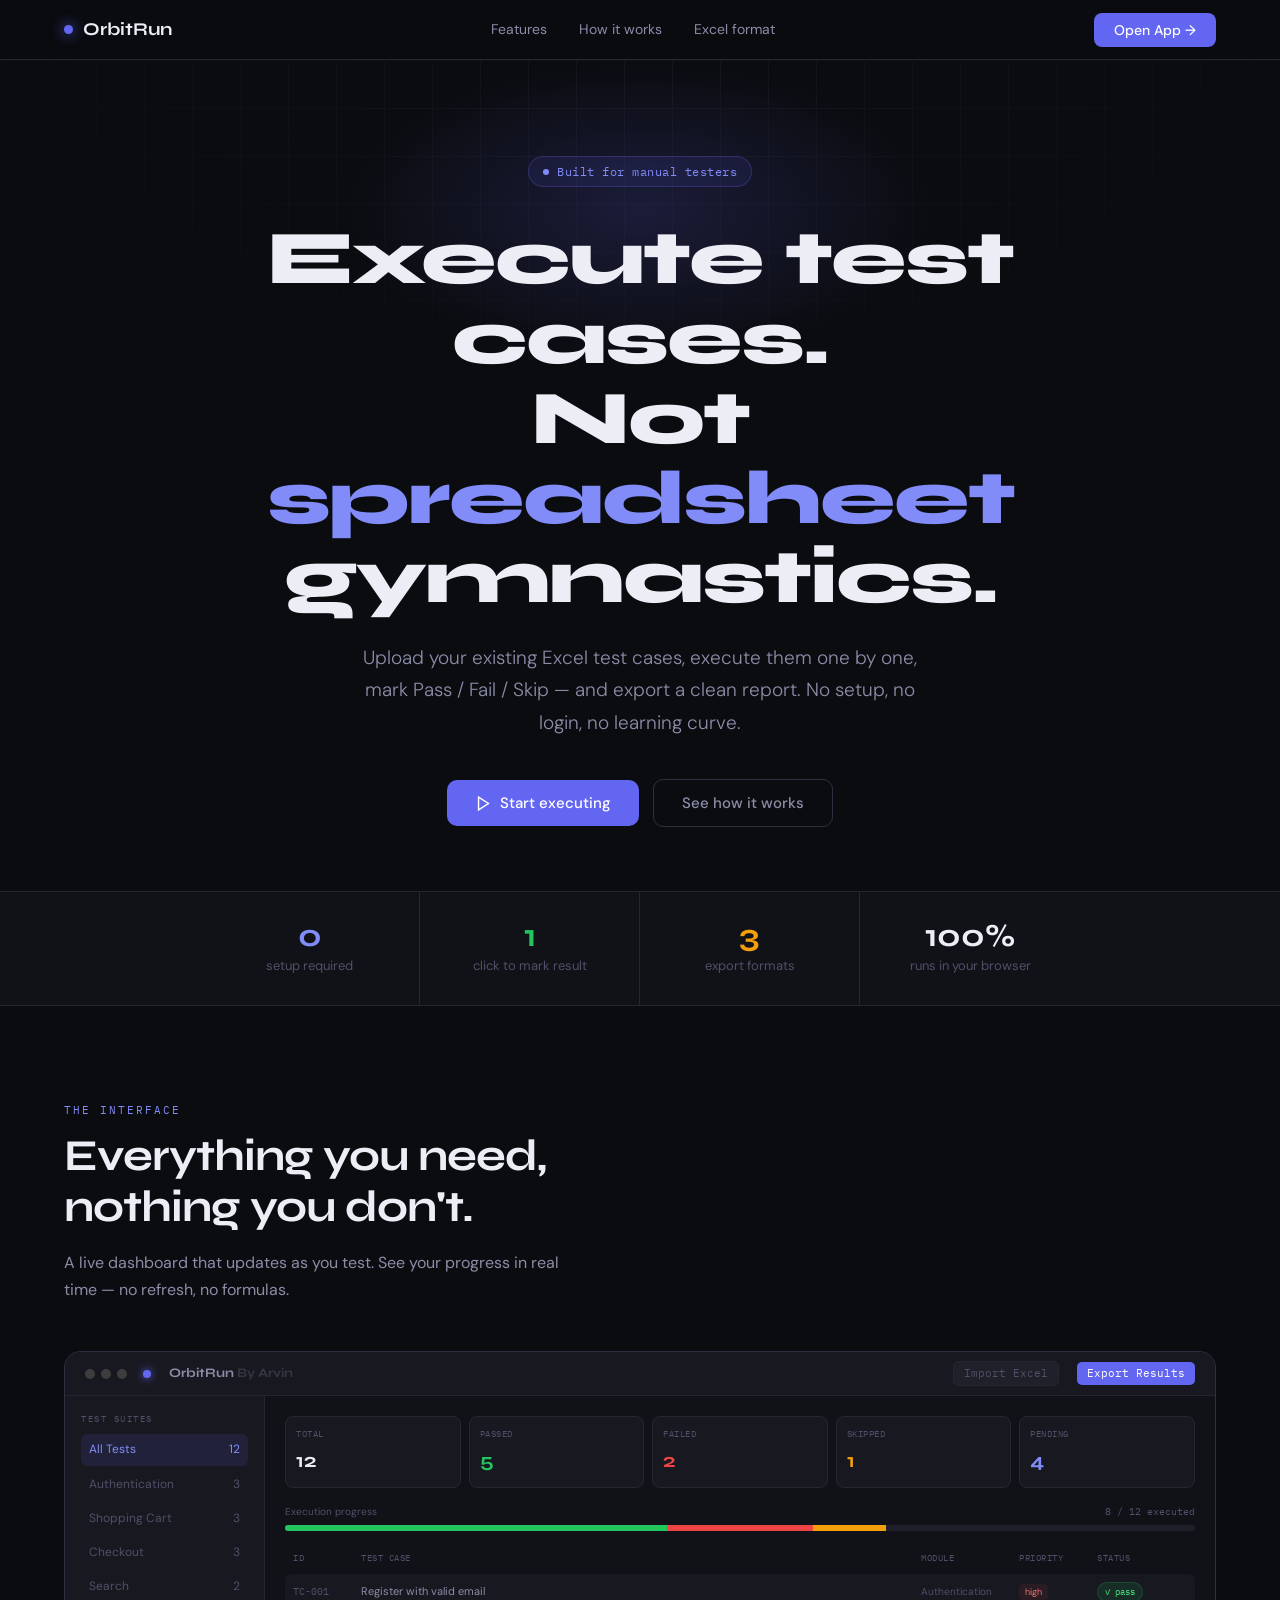
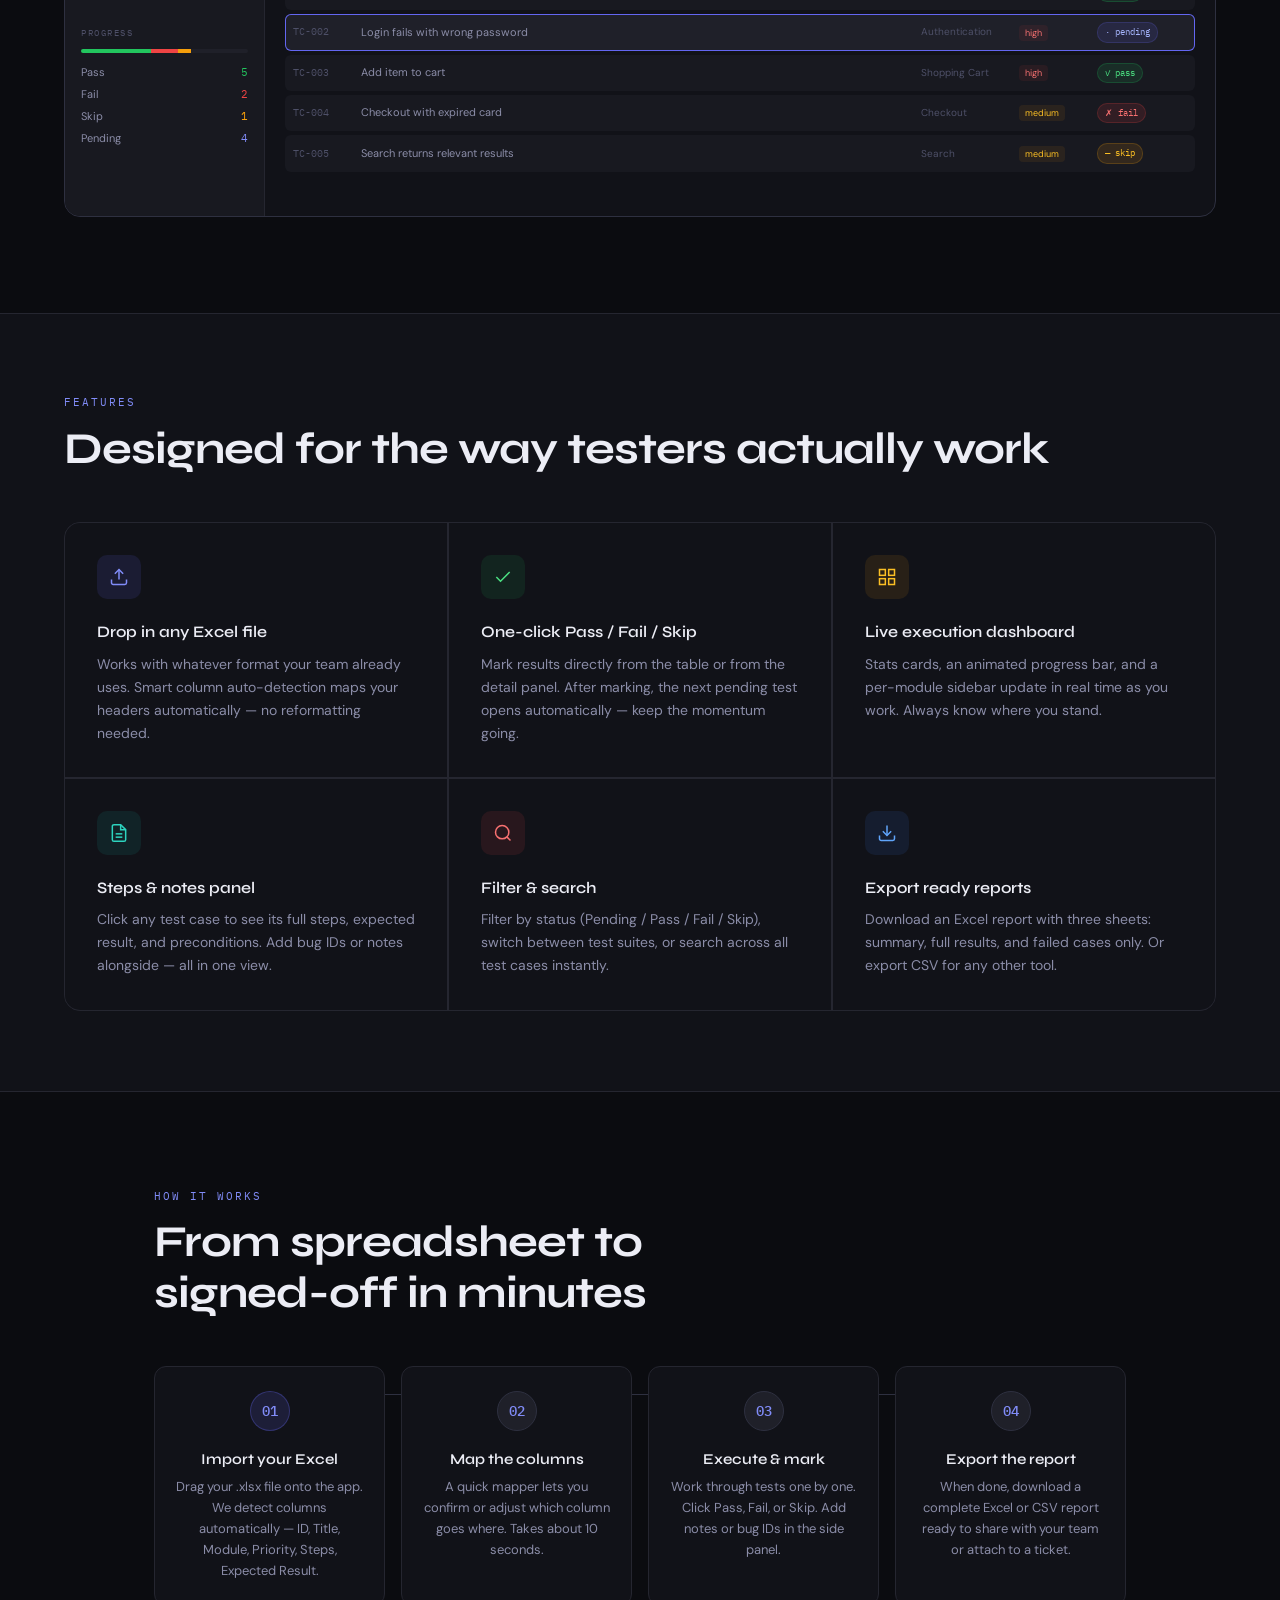
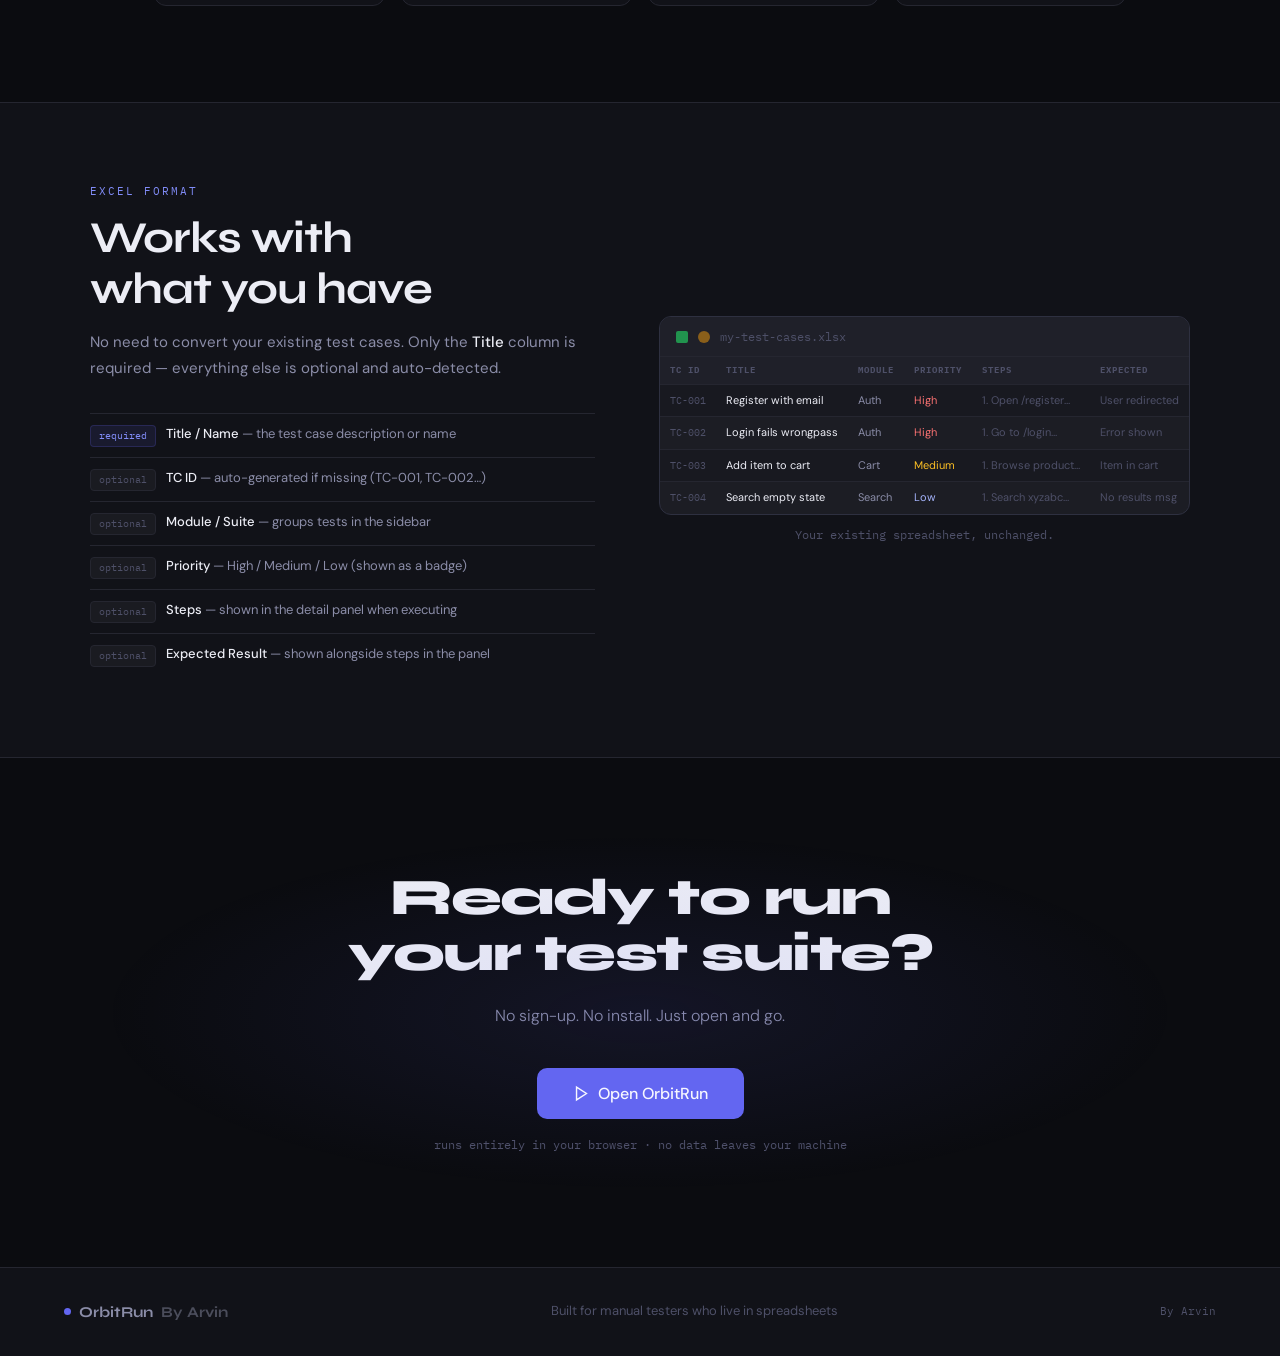
<file: index.html>
<!DOCTYPE html>
<html lang="en">
<head>
<meta charset="UTF-8" />
<meta name="viewport" content="width=device-width, initial-scale=1.0" />
<title>OrbitRun — Test Execution for Manual Testers</title>
<link rel="preconnect" href="https://fonts.googleapis.com" />
<link href="https://fonts.googleapis.com/css2?family=IBM+Plex+Mono:wght@400;500&family=Syne:wght@400;500;600;700;800&family=DM+Sans:ital,opsz,wght@0,9..40,300;0,9..40,400;0,9..40,500;1,9..40,300&display=swap" rel="stylesheet" />
<style>
*, *::before, *::after { box-sizing: border-box; margin: 0; padding: 0; }

:root {
  --bg: #0b0c10;
  --bg2: #111218;
  --bg3: #181920;
  --bg4: #1f2029;
  --border: #252630;
  --border2: #2e3040;
  --text: #ecedf5;
  --text2: #8b8da8;
  --text3: #4e5068;
  --accent: #6366f1;
  --accent2: #818cf8;
  --accent3: #a5b4fc;
  --pass: #22c55e;
  --fail: #ef4444;
  --skip: #f59e0b;
  --font-head: 'Syne', sans-serif;
  --font-body: 'DM Sans', sans-serif;
  --font-mono: 'IBM Plex Mono', monospace;
}

html { scroll-behavior: smooth; }

body {
  font-family: var(--font-body);
  background: var(--bg);
  color: var(--text);
  line-height: 1.6;
  overflow-x: hidden;
}

a { text-decoration: none; color: inherit; }

/* NAV */
nav {
  display: flex;
  align-items: center;
  justify-content: space-between;
  padding: 0 5vw;
  height: 60px;
  background: rgba(11,12,16,0.9);
  backdrop-filter: blur(12px);
  position: sticky;
  top: 0;
  z-index: 100;
  border-bottom: 1px solid var(--border);
}
.nav-logo {
  font-family: var(--font-head);
  font-size: 18px;
  font-weight: 700;
  display: flex;
  align-items: center;
  gap: 10px;
}
.logo-pip {
  width: 9px; height: 9px;
  border-radius: 50%;
  background: var(--accent);
  box-shadow: 0 0 14px var(--accent);
  animation: blink 2.5s ease-in-out infinite;
}
@keyframes blink { 0%,100%{opacity:1;} 50%{opacity:0.4;} }
.nav-links { display: flex; align-items: center; gap: 2rem; }
.nav-links a { font-size: 14px; color: var(--text2); transition: color 0.15s; }
.nav-links a:hover { color: var(--text); }
.nav-cta {
  font-family: var(--font-body);
  font-size: 14px;
  font-weight: 500;
  padding: 8px 20px;
  border-radius: 8px;
  background: var(--accent);
  color: #fff;
  border: none;
  cursor: pointer;
  transition: background 0.15s, transform 0.1s;
}
.nav-cta:hover { background: #4f52e0; }
.nav-cta:active { transform: scale(0.97); }

/* HERO */
.hero {
  min-height: 90vh;
  display: flex;
  flex-direction: column;
  align-items: center;
  justify-content: center;
  text-align: center;
  padding: 6rem 2rem 4rem;
  position: relative;
}

.hero-grid-bg {
  position: absolute;
  inset: 0;
  background-image:
    linear-gradient(var(--border) 1px, transparent 1px),
    linear-gradient(90deg, var(--border) 1px, transparent 1px);
  background-size: 48px 48px;
  opacity: 0.35;
  mask-image: radial-gradient(ellipse 80% 60% at 50% 0%, black 0%, transparent 80%);
  pointer-events: none;
}
.hero-glow {
  position: absolute;
  top: 0; left: 50%;
  transform: translateX(-50%);
  width: 600px; height: 300px;
  background: radial-gradient(ellipse at center, rgba(99,102,241,0.18) 0%, transparent 70%);
  pointer-events: none;
}

.hero-badge {
  display: inline-flex;
  align-items: center;
  gap: 8px;
  font-size: 12px;
  font-family: var(--font-mono);
  color: var(--accent2);
  background: rgba(99,102,241,0.1);
  border: 1px solid rgba(99,102,241,0.25);
  border-radius: 20px;
  padding: 5px 14px;
  margin-bottom: 2rem;
  letter-spacing: 0.5px;
}
.hero-badge span {
  width: 6px; height: 6px;
  border-radius: 50%;
  background: var(--accent2);
  animation: blink 1.5s ease-in-out infinite;
}

.hero-title {
  font-family: var(--font-head);
  font-size: clamp(42px, 6vw, 76px);
  font-weight: 800;
  line-height: 1.05;
  letter-spacing: -2px;
  color: var(--text);
  max-width: 900px;
  margin-bottom: 1.5rem;
}
.hero-title .hl {
  color: var(--accent2);
  position: relative;
}

.hero-sub {
  font-size: clamp(15px, 2vw, 19px);
  color: var(--text2);
  max-width: 580px;
  line-height: 1.7;
  margin-bottom: 2.5rem;
  font-weight: 300;
}

.hero-actions {
  display: flex;
  align-items: center;
  gap: 14px;
  flex-wrap: wrap;
  justify-content: center;
}
.btn-hero {
  font-family: var(--font-body);
  font-size: 15px;
  font-weight: 500;
  padding: 13px 28px;
  border-radius: 10px;
  cursor: pointer;
  transition: all 0.15s;
  display: inline-flex;
  align-items: center;
  gap: 8px;
  border: none;
}
.btn-hero svg { width: 17px; height: 17px; }
.btn-primary-hero {
  background: var(--accent);
  color: #fff;
}
.btn-primary-hero:hover { background: #4f52e0; transform: translateY(-1px); }
.btn-ghost-hero {
  background: transparent;
  color: var(--text2);
  border: 1px solid var(--border2);
}
.btn-ghost-hero:hover { background: var(--bg3); color: var(--text); }

/* STATS STRIP */
.stats-strip {
  display: flex;
  justify-content: center;
  gap: 0;
  border-top: 1px solid var(--border);
  border-bottom: 1px solid var(--border);
  background: var(--bg2);
}
.stat-strip-item {
  flex: 1;
  max-width: 220px;
  padding: 1.75rem 2rem;
  text-align: center;
  border-right: 1px solid var(--border);
}
.stat-strip-item:last-child { border-right: none; }
.stat-strip-num {
  font-family: var(--font-head);
  font-size: 32px;
  font-weight: 700;
  color: var(--text);
  line-height: 1;
  margin-bottom: 4px;
}
.stat-strip-label { font-size: 13px; color: var(--text3); }

/* DASHBOARD PREVIEW */
.preview-section {
  padding: 6rem 5vw;
  max-width: 1300px;
  margin: 0 auto;
}
.section-tag {
  font-size: 11px;
  font-family: var(--font-mono);
  letter-spacing: 2px;
  text-transform: uppercase;
  color: var(--accent2);
  margin-bottom: 12px;
}
.section-title {
  font-family: var(--font-head);
  font-size: clamp(28px, 3.5vw, 44px);
  font-weight: 700;
  letter-spacing: -1px;
  color: var(--text);
  line-height: 1.15;
  margin-bottom: 1rem;
}
.section-sub {
  font-size: 16px;
  color: var(--text2);
  max-width: 520px;
  line-height: 1.7;
  margin-bottom: 3rem;
}

/* Mock dashboard */
.mock-shell {
  background: var(--bg2);
  border: 1px solid var(--border2);
  border-radius: 16px;
  overflow: hidden;
}
.mock-topbar {
  height: 44px;
  background: var(--bg3);
  border-bottom: 1px solid var(--border);
  display: flex;
  align-items: center;
  padding: 0 1.25rem;
  gap: 12px;
}
.mock-dots { display: flex; gap: 6px; }
.mock-dot { width: 10px; height: 10px; border-radius: 50%; }
.mock-logo-text {
  font-family: var(--font-head);
  font-size: 13px;
  font-weight: 700;
  color: var(--text2);
  margin-left: 6px;
}
.mock-body { display: flex; height: 420px; }
.mock-sidebar {
  width: 200px;
  background: var(--bg3);
  border-right: 1px solid var(--border);
  padding: 1rem;
}
.mock-sidebar-item {
  font-size: 12px;
  color: var(--text3);
  padding: 6px 8px;
  border-radius: 6px;
  margin-bottom: 3px;
}
.mock-sidebar-item.active { background: rgba(99,102,241,0.12); color: var(--accent2); }
.mock-main { flex: 1; padding: 1.25rem; overflow: hidden; }
.mock-stats { display: grid; grid-template-columns: repeat(5,1fr); gap: 8px; margin-bottom: 1rem; }
.mock-stat {
  background: var(--bg3);
  border: 1px solid var(--border);
  border-radius: 8px;
  padding: 10px 10px;
}
.mock-stat-label { font-size: 9px; font-family: var(--font-mono); color: var(--text3); margin-bottom: 4px; letter-spacing: 0.5px; }
.mock-stat-val { font-family: var(--font-head); font-size: 20px; font-weight: 700; }
.mock-prog-bar { height: 6px; background: var(--bg4); border-radius: 3px; overflow: hidden; display: flex; margin-bottom: 1rem; }
.mock-prog-fill { height: 100%; }
.mock-table-head { display: grid; grid-template-columns: 60px 1fr 90px 70px 90px; gap: 8px; padding: 4px 8px; margin-bottom: 4px; }
.mock-th { font-size: 9px; font-family: var(--font-mono); color: var(--text3); text-transform: uppercase; letter-spacing: 0.5px; }
.mock-row {
  display: grid;
  grid-template-columns: 60px 1fr 90px 70px 90px;
  gap: 8px;
  padding: 8px 8px;
  background: var(--bg3);
  border-radius: 6px;
  margin-bottom: 4px;
  align-items: center;
}
.mock-cell { font-size: 11px; color: var(--text2); overflow: hidden; text-overflow: ellipsis; white-space: nowrap; }
.mock-cell.id { font-family: var(--font-mono); color: var(--text3); font-size: 10px; }
.mock-badge {
  display: inline-block;
  font-size: 9px;
  font-family: var(--font-mono);
  padding: 2px 7px;
  border-radius: 10px;
}
.b-pass { background: rgba(34,197,94,0.12); color: #4ade80; border: 1px solid rgba(34,197,94,0.2); }
.b-fail { background: rgba(239,68,68,0.12); color: #f87171; border: 1px solid rgba(239,68,68,0.2); }
.b-pend { background: rgba(99,102,241,0.12); color: #a5b4fc; border: 1px solid rgba(99,102,241,0.2); }
.b-skip { background: rgba(245,158,11,0.12); color: #fbbf24; border: 1px solid rgba(245,158,11,0.2); }
.b-high { background: rgba(239,68,68,0.08); color: #f87171; font-size: 9px; padding: 2px 6px; border-radius: 4px; }
.b-med  { background: rgba(245,158,11,0.08); color: #fbbf24; font-size: 9px; padding: 2px 6px; border-radius: 4px; }
.b-low  { background: rgba(99,102,241,0.08); color: #a5b4fc; font-size: 9px; padding: 2px 6px; border-radius: 4px; }

/* FEATURES */
.features-section {
  padding: 5rem 5vw;
  background: var(--bg2);
  border-top: 1px solid var(--border);
  border-bottom: 1px solid var(--border);
}
.features-inner { max-width: 1200px; margin: 0 auto; }
.features-grid {
  display: grid;
  grid-template-columns: repeat(auto-fit, minmax(300px, 1fr));
  gap: 1.5px;
  background: var(--border);
  border: 1px solid var(--border);
  border-radius: 16px;
  overflow: hidden;
  margin-top: 3rem;
}
.feature-card {
  background: var(--bg2);
  padding: 2rem;
  transition: background 0.15s;
}
.feature-card:hover { background: var(--bg3); }
.feature-icon {
  width: 44px; height: 44px;
  border-radius: 10px;
  display: flex; align-items: center; justify-content: center;
  margin-bottom: 1.25rem;
  font-size: 20px;
}
.fi-purple { background: rgba(99,102,241,0.12); color: var(--accent2); }
.fi-green  { background: rgba(34,197,94,0.1); color: #4ade80; }
.fi-amber  { background: rgba(245,158,11,0.1); color: #fbbf24; }
.fi-red    { background: rgba(239,68,68,0.1); color: #f87171; }
.fi-teal   { background: rgba(20,184,166,0.1); color: #2dd4bf; }
.fi-blue   { background: rgba(59,130,246,0.1); color: #60a5fa; }
.feature-title {
  font-family: var(--font-head);
  font-size: 16px;
  font-weight: 600;
  color: var(--text);
  margin-bottom: 8px;
}
.feature-desc { font-size: 14px; color: var(--text2); line-height: 1.65; }

/* HOW IT WORKS */
.how-section {
  padding: 6rem 5vw;
  max-width: 1100px;
  margin: 0 auto;
}
.steps-row {
  display: grid;
  grid-template-columns: repeat(4, 1fr);
  gap: 1rem;
  margin-top: 3rem;
  position: relative;
}
.steps-row::after {
  content: '';
  position: absolute;
  top: 28px;
  left: 12%;
  right: 12%;
  height: 1px;
  background: var(--border2);
}
.step-card {
  background: var(--bg2);
  border: 1px solid var(--border);
  border-radius: 12px;
  padding: 1.5rem 1.25rem;
  text-align: center;
  transition: border-color 0.15s;
  position: relative;
  z-index: 1;
}
.step-card:hover { border-color: var(--border2); }
.step-num {
  width: 40px; height: 40px;
  border-radius: 50%;
  background: var(--bg4);
  border: 1px solid var(--border2);
  display: flex; align-items: center; justify-content: center;
  font-family: var(--font-mono);
  font-size: 14px;
  font-weight: 500;
  color: var(--accent2);
  margin: 0 auto 1rem;
}
.step-card:first-child .step-num { background: rgba(99,102,241,0.15); border-color: rgba(99,102,241,0.3); }
.step-title { font-family: var(--font-head); font-size: 15px; font-weight: 600; color: var(--text); margin-bottom: 6px; }
.step-desc { font-size: 13px; color: var(--text2); line-height: 1.6; }

/* EXCEL FORMAT */
.format-section {
  padding: 5rem 5vw;
  background: var(--bg2);
  border-top: 1px solid var(--border);
  border-bottom: 1px solid var(--border);
}
.format-inner { max-width: 1100px; margin: 0 auto; }
.format-grid { display: grid; grid-template-columns: 1fr 1fr; gap: 4rem; align-items: center; }
.format-content { }
.excel-mock {
  background: var(--bg3);
  border: 1px solid var(--border2);
  border-radius: 12px;
  overflow: hidden;
}
.excel-header {
  background: var(--bg4);
  padding: 10px 16px;
  display: flex;
  align-items: center;
  gap: 10px;
  border-bottom: 1px solid var(--border);
}
.excel-dot { width: 12px; height: 12px; border-radius: 2px; }
.excel-title-text { font-size: 12px; color: var(--text3); font-family: var(--font-mono); }
.excel-table { width: 100%; font-size: 11px; border-collapse: collapse; }
.excel-table th {
  background: var(--bg4);
  padding: 6px 10px;
  text-align: left;
  font-family: var(--font-mono);
  font-size: 9px;
  color: var(--text3);
  letter-spacing: 1px;
  text-transform: uppercase;
  border-bottom: 1px solid var(--border);
  white-space: nowrap;
}
.excel-table td {
  padding: 7px 10px;
  border-bottom: 1px solid var(--border);
  color: var(--text2);
  white-space: nowrap;
}
.excel-table tr:last-child td { border-bottom: none; }
.excel-table tr:nth-child(even) td { background: rgba(255,255,255,0.015); }
.col-hint {
  display: flex;
  align-items: flex-start;
  gap: 10px;
  padding: 10px 0;
  border-bottom: 1px solid var(--border);
}
.col-hint:last-child { border-bottom: none; }
.col-hint-badge {
  font-size: 10px;
  font-family: var(--font-mono);
  padding: 2px 8px;
  border-radius: 4px;
  background: rgba(99,102,241,0.1);
  color: var(--accent2);
  border: 1px solid rgba(99,102,241,0.2);
  white-space: nowrap;
  margin-top: 1px;
}
.col-hint-badge.optional {
  background: rgba(255,255,255,0.04);
  color: var(--text3);
  border-color: var(--border);
}
.col-hint-text { font-size: 13px; color: var(--text2); line-height: 1.5; }
.col-hint-text strong { color: var(--text); font-weight: 500; }

/* CTA SECTION */
.cta-section {
  padding: 7rem 2rem;
  text-align: center;
  position: relative;
  overflow: hidden;
}
.cta-glow {
  position: absolute;
  inset: 0;
  background: radial-gradient(ellipse 60% 50% at 50% 50%, rgba(99,102,241,0.1) 0%, transparent 70%);
  pointer-events: none;
}
.cta-title {
  font-family: var(--font-head);
  font-size: clamp(32px, 4vw, 52px);
  font-weight: 800;
  letter-spacing: -1.5px;
  color: var(--text);
  max-width: 600px;
  margin: 0 auto 1.25rem;
  line-height: 1.1;
}
.cta-sub {
  font-size: 16px;
  color: var(--text2);
  margin-bottom: 2.5rem;
  font-weight: 300;
}
.cta-note { font-size: 12px; color: var(--text3); margin-top: 1rem; font-family: var(--font-mono); }

/* FOOTER */
footer {
  border-top: 1px solid var(--border);
  padding: 2rem 5vw;
  display: flex;
  align-items: center;
  justify-content: space-between;
  font-size: 13px;
  color: var(--text3);
  background: var(--bg2);
}
footer .foot-logo {
  font-family: var(--font-head);
  font-size: 15px;
  font-weight: 700;
  color: var(--text2);
  display: flex; align-items: center; gap: 8px;
}
footer .foot-pip { width: 7px; height: 7px; border-radius: 50%; background: var(--accent); }

/* ANIMATIONS */
@keyframes fadeUp {
  from { opacity: 0; transform: translateY(24px); }
  to   { opacity: 1; transform: translateY(0); }
}
.animate-up { animation: fadeUp 0.6s ease forwards; }
.delay-1 { animation-delay: 0.1s; opacity: 0; }
.delay-2 { animation-delay: 0.2s; opacity: 0; }
.delay-3 { animation-delay: 0.35s; opacity: 0; }
.delay-4 { animation-delay: 0.5s; opacity: 0; }

@media (max-width: 768px) {
  .steps-row { grid-template-columns: 1fr 1fr; }
  .steps-row::after { display: none; }
  .format-grid { grid-template-columns: 1fr; }
  .mock-sidebar { display: none; }
  .mock-stats { grid-template-columns: repeat(3,1fr); }
  nav .nav-links { display: none; }
  .stat-strip-item { padding: 1.25rem; }
}
</style>
</head>
<body>

<!-- NAV -->
<nav>
  <div class="nav-logo">
    <div class="logo-pip"></div>
    OrbitRun
  </div> 
  <div class="nav-links">
    <a href="#features">Features</a>
    <a href="#how">How it works</a>
    <a href="#format">Excel format</a>
  </div>
  <a href="home.html"><button class="nav-cta">Open App →</button></a>
</nav>

<!-- HERO -->
<section class="hero">
  <div class="hero-grid-bg"></div>
  <div class="hero-glow"></div>

  <div class="hero-badge animate-up">
    <span></span>
    Built for manual testers
  </div>
  <h1 class="hero-title animate-up delay-1">
    Execute test cases.<br/>
    Not <span class="hl">spreadsheet</span> gymnastics.
  </h1>

  <p class="hero-sub animate-up delay-2">
    Upload your existing Excel test cases, execute them one by one, mark Pass / Fail / Skip — and export a clean report. No setup, no login, no learning curve.
  </p>

  <div class="hero-actions animate-up delay-3">
    <a href="home.html">
      <button class="btn-hero btn-primary-hero">
        <svg viewBox="0 0 24 24" fill="none" stroke="currentColor" stroke-width="2"><polygon points="5,3 19,12 5,21 5,3"/></svg>
        Start executing
      </button>
    </a>
    <a href="#how">
      <button class="btn-hero btn-ghost-hero">
        See how it works
      </button>
    </a>
  </div>
</section>

<!-- STATS STRIP -->
<div class="stats-strip">
  <div class="stat-strip-item">
    <div class="stat-strip-num" style="color:var(--accent2)">0</div>
    <div class="stat-strip-label">setup required</div>
  </div>
  <div class="stat-strip-item">
    <div class="stat-strip-num" style="color:var(--pass)">1</div>
    <div class="stat-strip-label">click to mark result</div>
  </div>
  <div class="stat-strip-item">
    <div class="stat-strip-num" style="color:var(--skip)">3</div>
    <div class="stat-strip-label">export formats</div>
  </div>
  <div class="stat-strip-item">
    <div class="stat-strip-num">100%</div>
    <div class="stat-strip-label">runs in your browser</div>
  </div>
</div>

<!-- DASHBOARD PREVIEW -->
<section class="preview-section" id="features">
  <div class="section-tag">The interface</div>
  <h2 class="section-title">Everything you need,<br/>nothing you don't.</h2>
  <p class="section-sub">A live dashboard that updates as you test. See your progress in real time — no refresh, no formulas.</p>

  <div class="mock-shell">
    <div class="mock-topbar">
      <div class="mock-dots">
        <div class="mock-dot" style="background:#3d3d3d"></div>
        <div class="mock-dot" style="background:#3d3d3d"></div>
        <div class="mock-dot" style="background:#3d3d3d"></div>
      </div>
      <div style="width:8px;height:8px;border-radius:50%;background:var(--accent);box-shadow:0 0 8px var(--accent);margin-left:4px;"></div>
      <div class="mock-logo-text">OrbitRun <font style="color: #353742;">By Arvin</font></div>
      <div style="flex:1"></div>
      <div style="font-size:11px;color:var(--text3);font-family:var(--font-mono);background:var(--bg4);padding:3px 10px;border-radius:5px;border:1px solid var(--border);">Import Excel</div>
      <div style="font-size:11px;color:#fff;font-family:var(--font-mono);background:var(--accent);padding:3px 10px;border-radius:5px;margin-left:6px;">Export Results</div>
    </div>
    <div class="mock-body">
      <div class="mock-sidebar">
        <div style="font-size:9px;font-family:var(--font-mono);color:var(--text3);letter-spacing:1.5px;text-transform:uppercase;margin-bottom:8px;">Test Suites</div>
        <div class="mock-sidebar-item active">All Tests <span style="float:right;color:var(--accent2)">12</span></div>
        <div class="mock-sidebar-item">Authentication <span style="float:right">3</span></div>
        <div class="mock-sidebar-item">Shopping Cart <span style="float:right">3</span></div>
        <div class="mock-sidebar-item">Checkout <span style="float:right">3</span></div>
        <div class="mock-sidebar-item">Search <span style="float:right">2</span></div>
        <div style="margin-top:1.5rem;">
          <div style="font-size:9px;font-family:var(--font-mono);color:var(--text3);letter-spacing:1.5px;text-transform:uppercase;margin-bottom:8px;">Progress</div>
          <div style="height:4px;background:var(--bg4);border-radius:2px;overflow:hidden;display:flex;margin-bottom:8px;">
            <div style="width:42%;height:100%;background:var(--pass);"></div>
            <div style="width:16%;height:100%;background:var(--fail);"></div>
            <div style="width:8%;height:100%;background:var(--skip);"></div>
          </div>
          <div style="font-size:11px;color:var(--text2);line-height:2;">
            <div style="display:flex;justify-content:space-between"><span>Pass</span><span style="color:var(--pass);font-family:var(--font-mono)">5</span></div>
            <div style="display:flex;justify-content:space-between"><span>Fail</span><span style="color:var(--fail);font-family:var(--font-mono)">2</span></div>
            <div style="display:flex;justify-content:space-between"><span>Skip</span><span style="color:var(--skip);font-family:var(--font-mono)">1</span></div>
            <div style="display:flex;justify-content:space-between"><span>Pending</span><span style="color:var(--accent2);font-family:var(--font-mono)">4</span></div>
          </div>
        </div>
      </div>
      <div class="mock-main">
        <div class="mock-stats">
          <div class="mock-stat">
            <div class="mock-stat-label">TOTAL</div>
            <div class="mock-stat-val" style="color:var(--text)">12</div>
          </div>
          <div class="mock-stat">
            <div class="mock-stat-label">PASSED</div>
            <div class="mock-stat-val" style="color:var(--pass)">5</div>
          </div>
          <div class="mock-stat">
            <div class="mock-stat-label">FAILED</div>
            <div class="mock-stat-val" style="color:var(--fail)">2</div>
          </div>
          <div class="mock-stat">
            <div class="mock-stat-label">SKIPPED</div>
            <div class="mock-stat-val" style="color:var(--skip)">1</div>
          </div>
          <div class="mock-stat">
            <div class="mock-stat-label">PENDING</div>
            <div class="mock-stat-val" style="color:var(--accent2)">4</div>
          </div>
        </div>
        <div style="margin-bottom:6px;">
          <div style="display:flex;justify-content:space-between;font-size:10px;color:var(--text3);margin-bottom:5px;">
            <span>Execution progress</span><span style="font-family:var(--font-mono)">8 / 12 executed</span>
          </div>
          <div class="mock-prog-bar">
            <div class="mock-prog-fill" style="width:42%;background:var(--pass)"></div>
            <div class="mock-prog-fill" style="width:16%;background:var(--fail)"></div>
            <div class="mock-prog-fill" style="width:8%;background:var(--skip)"></div>
          </div>
        </div>
        <div class="mock-table-head">
          <div class="mock-th">ID</div>
          <div class="mock-th">Test Case</div>
          <div class="mock-th">Module</div>
          <div class="mock-th">Priority</div>
          <div class="mock-th">Status</div>
        </div>
        <div class="mock-row">
          <div class="mock-cell id">TC-001</div>
          <div class="mock-cell">Register with valid email</div>
          <div class="mock-cell" style="font-size:10px;color:var(--text3);">Authentication</div>
          <div class="mock-cell"><span class="b-high">high</span></div>
          <div class="mock-cell"><span class="mock-badge b-pass">✓ pass</span></div>
        </div>
        <div class="mock-row" style="box-shadow:inset 0 0 0 1px var(--accent);background:var(--bg4)">
          <div class="mock-cell id">TC-002</div>
          <div class="mock-cell">Login fails with wrong password</div>
          <div class="mock-cell" style="font-size:10px;color:var(--text3);">Authentication</div>
          <div class="mock-cell"><span class="b-high">high</span></div>
          <div class="mock-cell"><span class="mock-badge b-pend">· pending</span></div>
        </div>
        <div class="mock-row">
          <div class="mock-cell id">TC-003</div>
          <div class="mock-cell">Add item to cart</div>
          <div class="mock-cell" style="font-size:10px;color:var(--text3);">Shopping Cart</div>
          <div class="mock-cell"><span class="b-high">high</span></div>
          <div class="mock-cell"><span class="mock-badge b-pass">✓ pass</span></div>
        </div>
        <div class="mock-row">
          <div class="mock-cell id">TC-004</div>
          <div class="mock-cell">Checkout with expired card</div>
          <div class="mock-cell" style="font-size:10px;color:var(--text3);">Checkout</div>
          <div class="mock-cell"><span class="b-med">medium</span></div>
          <div class="mock-cell"><span class="mock-badge b-fail">✗ fail</span></div>
        </div>
        <div class="mock-row">
          <div class="mock-cell id">TC-005</div>
          <div class="mock-cell">Search returns relevant results</div>
          <div class="mock-cell" style="font-size:10px;color:var(--text3);">Search</div>
          <div class="mock-cell"><span class="b-med">medium</span></div>
          <div class="mock-cell"><span class="mock-badge b-skip">— skip</span></div>
        </div>
      </div>
    </div>
  </div>
</section>

<!-- FEATURES GRID -->
<section class="features-section">
  <div class="features-inner">
    <div class="section-tag">Features</div>
    <h2 class="section-title">Designed for the way testers actually work</h2>
    <div class="features-grid">
      <div class="feature-card">
        <div class="feature-icon fi-purple">
          <svg width="20" height="20" viewBox="0 0 24 24" fill="none" stroke="currentColor" stroke-width="1.8"><path d="M21 15v4a2 2 0 01-2 2H5a2 2 0 01-2-2v-4"/><polyline points="17,8 12,3 7,8"/><line x1="12" y1="3" x2="12" y2="15"/></svg>
        </div>
        <div class="feature-title">Drop in any Excel file</div>
        <div class="feature-desc">Works with whatever format your team already uses. Smart column auto-detection maps your headers automatically — no reformatting needed.</div>
      </div>
      <div class="feature-card">
        <div class="feature-icon fi-green">
          <svg width="20" height="20" viewBox="0 0 24 24" fill="none" stroke="currentColor" stroke-width="1.8"><polyline points="20,6 9,17 4,12"/></svg>
        </div>
        <div class="feature-title">One-click Pass / Fail / Skip</div>
        <div class="feature-desc">Mark results directly from the table or from the detail panel. After marking, the next pending test opens automatically — keep the momentum going.</div>
      </div>
      <div class="feature-card">
        <div class="feature-icon fi-amber">
          <svg width="20" height="20" viewBox="0 0 24 24" fill="none" stroke="currentColor" stroke-width="1.8"><rect x="3" y="3" width="7" height="7"/><rect x="14" y="3" width="7" height="7"/><rect x="14" y="14" width="7" height="7"/><rect x="3" y="14" width="7" height="7"/></svg>
        </div>
        <div class="feature-title">Live execution dashboard</div>
        <div class="feature-desc">Stats cards, an animated progress bar, and a per-module sidebar update in real time as you work. Always know where you stand.</div>
      </div>
      <div class="feature-card">
        <div class="feature-icon fi-teal">
          <svg width="20" height="20" viewBox="0 0 24 24" fill="none" stroke="currentColor" stroke-width="1.8"><path d="M14 2H6a2 2 0 00-2 2v16a2 2 0 002 2h12a2 2 0 002-2V8z"/><polyline points="14,2 14,8 20,8"/><line x1="16" y1="13" x2="8" y2="13"/><line x1="16" y1="17" x2="8" y2="17"/></svg>
        </div>
        <div class="feature-title">Steps &amp; notes panel</div>
        <div class="feature-desc">Click any test case to see its full steps, expected result, and preconditions. Add bug IDs or notes alongside — all in one view.</div>
      </div>
      <div class="feature-card">
        <div class="feature-icon fi-red">
          <svg width="20" height="20" viewBox="0 0 24 24" fill="none" stroke="currentColor" stroke-width="1.8"><circle cx="11" cy="11" r="8"/><line x1="21" y1="21" x2="16.65" y2="16.65"/></svg>
        </div>
        <div class="feature-title">Filter &amp; search</div>
        <div class="feature-desc">Filter by status (Pending / Pass / Fail / Skip), switch between test suites, or search across all test cases instantly.</div>
      </div>
      <div class="feature-card">
        <div class="feature-icon fi-blue">
          <svg width="20" height="20" viewBox="0 0 24 24" fill="none" stroke="currentColor" stroke-width="1.8"><path d="M21 15v4a2 2 0 01-2 2H5a2 2 0 01-2-2v-4"/><polyline points="7,10 12,15 17,10"/><line x1="12" y1="15" x2="12" y2="3"/></svg>
        </div>
        <div class="feature-title">Export ready reports</div>
        <div class="feature-desc">Download an Excel report with three sheets: summary, full results, and failed cases only. Or export CSV for any other tool.</div>
      </div>
    </div>
  </div>
</section>

<!-- HOW IT WORKS -->
<section class="how-section" id="how">
  <div class="section-tag">How it works</div>
  <h2 class="section-title">From spreadsheet to<br/>signed-off in minutes</h2>
  <div class="steps-row">
    <div class="step-card">
      <div class="step-num">01</div>
      <div class="step-title">Import your Excel</div>
      <div class="step-desc">Drag your .xlsx file onto the app. We detect columns automatically — ID, Title, Module, Priority, Steps, Expected Result.</div>
    </div>
    <div class="step-card">
      <div class="step-num">02</div>
      <div class="step-title">Map the columns</div>
      <div class="step-desc">A quick mapper lets you confirm or adjust which column goes where. Takes about 10 seconds.</div>
    </div>
    <div class="step-card">
      <div class="step-num">03</div>
      <div class="step-title">Execute &amp; mark</div>
      <div class="step-desc">Work through tests one by one. Click Pass, Fail, or Skip. Add notes or bug IDs in the side panel.</div>
    </div>
    <div class="step-card">
      <div class="step-num">04</div>
      <div class="step-title">Export the report</div>
      <div class="step-desc">When done, download a complete Excel or CSV report ready to share with your team or attach to a ticket.</div>
    </div>
  </div>
</section>

<!-- EXCEL FORMAT -->
<section class="format-section" id="format">
  <div class="format-inner">
    <div class="format-grid">
      <div class="format-content">
        <div class="section-tag">Excel format</div>
        <h2 class="section-title">Works with<br/>what you have</h2>
        <p style="font-size:15px;color:var(--text2);line-height:1.7;margin-bottom:2rem;">No need to convert your existing test cases. Only the <strong style="color:var(--text);font-weight:500;">Title</strong> column is required — everything else is optional and auto-detected.</p>

        <div style="border-top:1px solid var(--border);">
          <div class="col-hint">
            <span class="col-hint-badge">required</span>
            <div class="col-hint-text"><strong>Title / Name</strong> — the test case description or name</div>
          </div>
          <div class="col-hint">
            <span class="col-hint-badge optional">optional</span>
            <div class="col-hint-text"><strong>TC ID</strong> — auto-generated if missing (TC-001, TC-002…)</div>
          </div>
          <div class="col-hint">
            <span class="col-hint-badge optional">optional</span>
            <div class="col-hint-text"><strong>Module / Suite</strong> — groups tests in the sidebar</div>
          </div>
          <div class="col-hint">
            <span class="col-hint-badge optional">optional</span>
            <div class="col-hint-text"><strong>Priority</strong> — High / Medium / Low (shown as a badge)</div>
          </div>
          <div class="col-hint">
            <span class="col-hint-badge optional">optional</span>
            <div class="col-hint-text"><strong>Steps</strong> — shown in the detail panel when executing</div>
          </div>
          <div class="col-hint">
            <span class="col-hint-badge optional">optional</span>
            <div class="col-hint-text"><strong>Expected Result</strong> — shown alongside steps in the panel</div>
          </div>
        </div>
      </div>

      <div>
        <div class="excel-mock">
          <div class="excel-header">
            <div class="excel-dot" style="background:#22c55e;opacity:0.7"></div>
            <div class="excel-dot" style="background:#f59e0b;opacity:0.5;border-radius:50%"></div>
            <span class="excel-title-text">my-test-cases.xlsx</span>
          </div>
          <div style="overflow-x:auto;">
            <table class="excel-table">
              <thead>
                <tr>
                  <th>TC ID</th>
                  <th>Title</th>
                  <th>Module</th>
                  <th>Priority</th>
                  <th>Steps</th>
                  <th>Expected</th>
                </tr>
              </thead>
              <tbody>
                <tr>
                  <td style="color:var(--text3);font-family:var(--font-mono);font-size:10px;">TC-001</td>
                  <td style="color:var(--text);">Register with email</td>
                  <td>Auth</td>
                  <td style="color:#f87171;">High</td>
                  <td style="color:var(--text3);max-width:80px;overflow:hidden;text-overflow:ellipsis;">1. Open /register…</td>
                  <td style="color:var(--text3);">User redirected</td>
                </tr>
                <tr>
                  <td style="color:var(--text3);font-family:var(--font-mono);font-size:10px;">TC-002</td>
                  <td style="color:var(--text);">Login fails wrongpass</td>
                  <td>Auth</td>
                  <td style="color:#f87171;">High</td>
                  <td style="color:var(--text3);">1. Go to /login…</td>
                  <td style="color:var(--text3);">Error shown</td>
                </tr>
                <tr>
                  <td style="color:var(--text3);font-family:var(--font-mono);font-size:10px;">TC-003</td>
                  <td style="color:var(--text);">Add item to cart</td>
                  <td>Cart</td>
                  <td style="color:#fbbf24;">Medium</td>
                  <td style="color:var(--text3);">1. Browse product…</td>
                  <td style="color:var(--text3);">Item in cart</td>
                </tr>
                <tr>
                  <td style="color:var(--text3);font-family:var(--font-mono);font-size:10px;">TC-004</td>
                  <td style="color:var(--text);">Search empty state</td>
                  <td>Search</td>
                  <td style="color:#a5b4fc;">Low</td>
                  <td style="color:var(--text3);">1. Search xyzabc…</td>
                  <td style="color:var(--text3);">No results msg</td>
                </tr>
              </tbody>
            </table>
          </div>
        </div>
        <p style="font-size:12px;color:var(--text3);margin-top:10px;text-align:center;font-family:var(--font-mono);">Your existing spreadsheet, unchanged.</p>
      </div>
    </div>
  </div>
</section>

<!-- CTA -->
<section class="cta-section">
  <div class="cta-glow"></div>
  <h2 class="cta-title">Ready to run your test suite?</h2>
  <p class="cta-sub">No sign-up. No install. Just open and go.</p>
  <a href="home.html">
    <button class="btn-hero btn-primary-hero" style="font-size:16px;padding:15px 36px;">
      <svg viewBox="0 0 24 24" fill="none" stroke="currentColor" stroke-width="2"><polygon points="5,3 19,12 5,21 5,3"/></svg>
      Open OrbitRun
    </button>
  </a>
  <div class="cta-note">runs entirely in your browser · no data leaves your machine</div>
</section>

<!-- FOOTER -->
<footer>
  <div class="foot-logo">
    <div class="foot-pip"></div>
    OrbitRun <font style="color: #4b4d5b;">By Arvin</font>
  </div>
  <div>Built for manual testers who live in spreadsheets</div>
  <div style="font-family:var(--font-mono);font-size:11px;">By Arvin</div>
</footer>

</body>
</html>
</file>
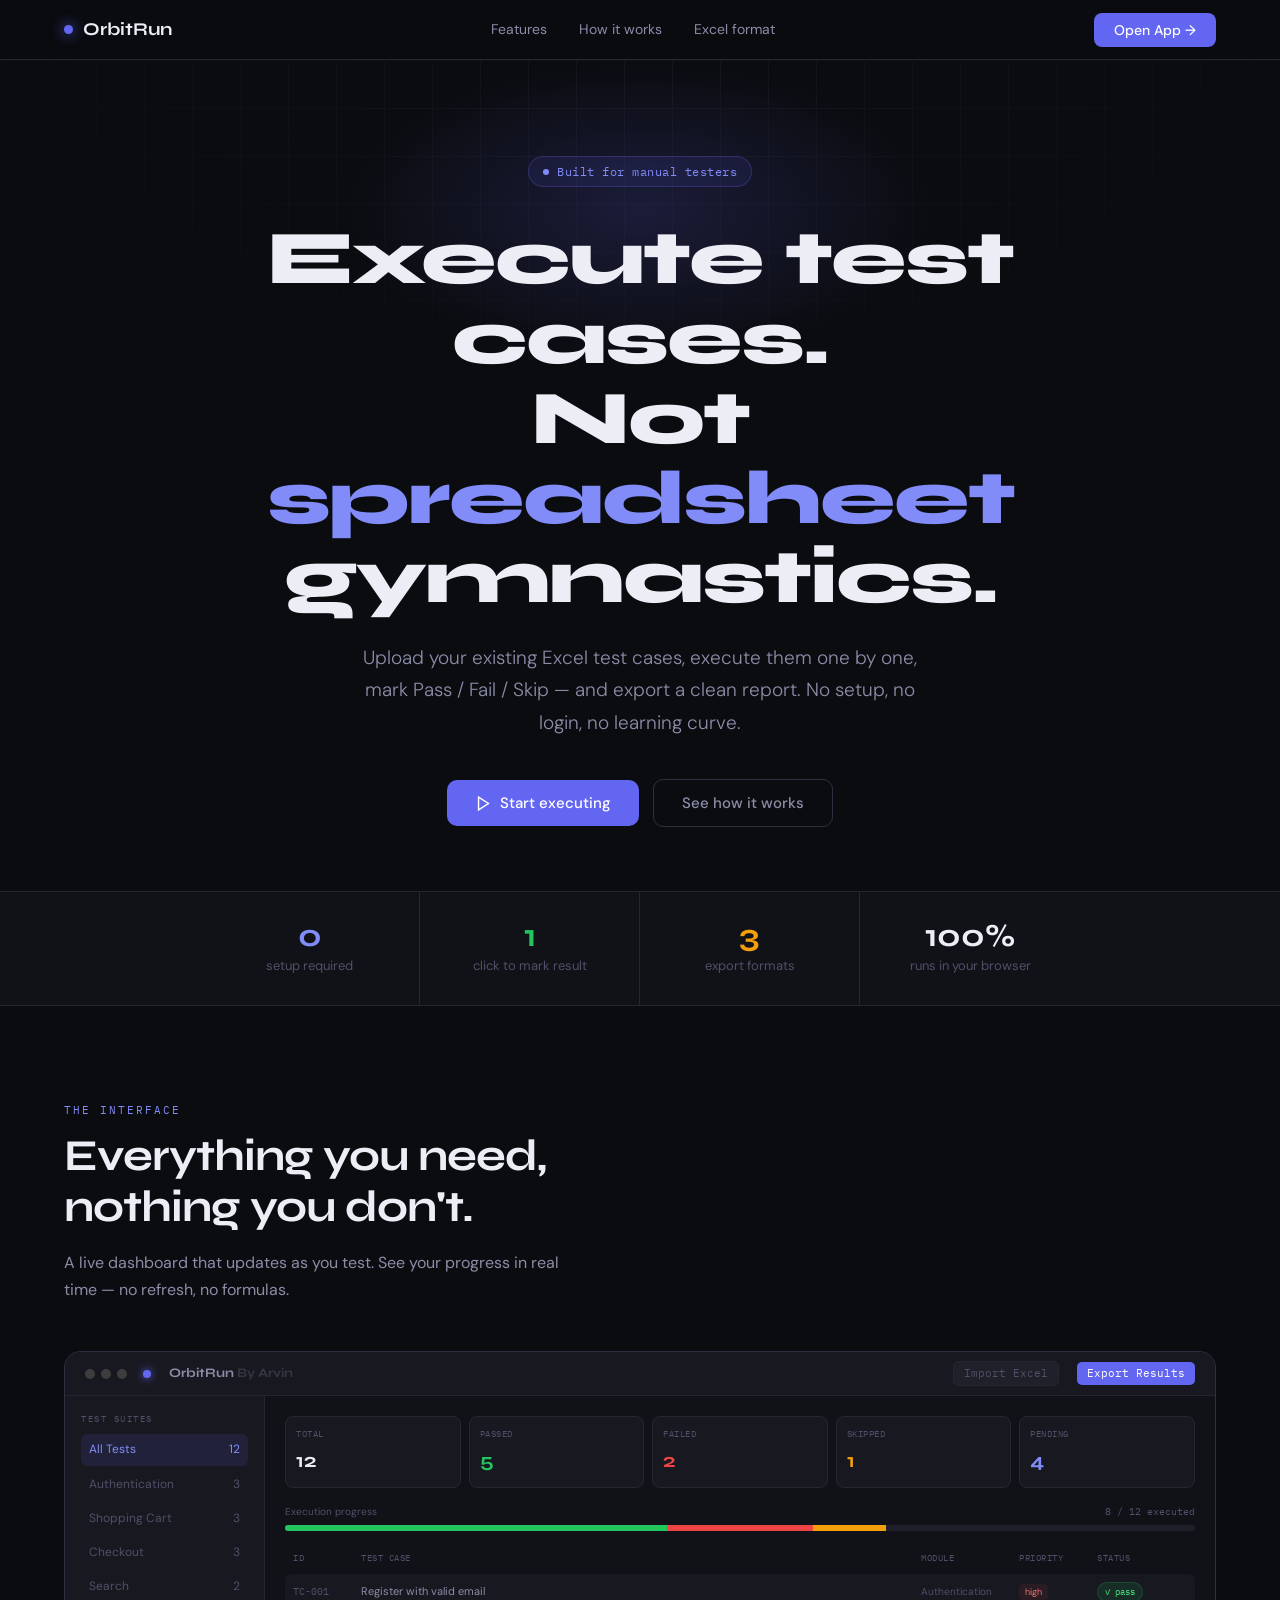
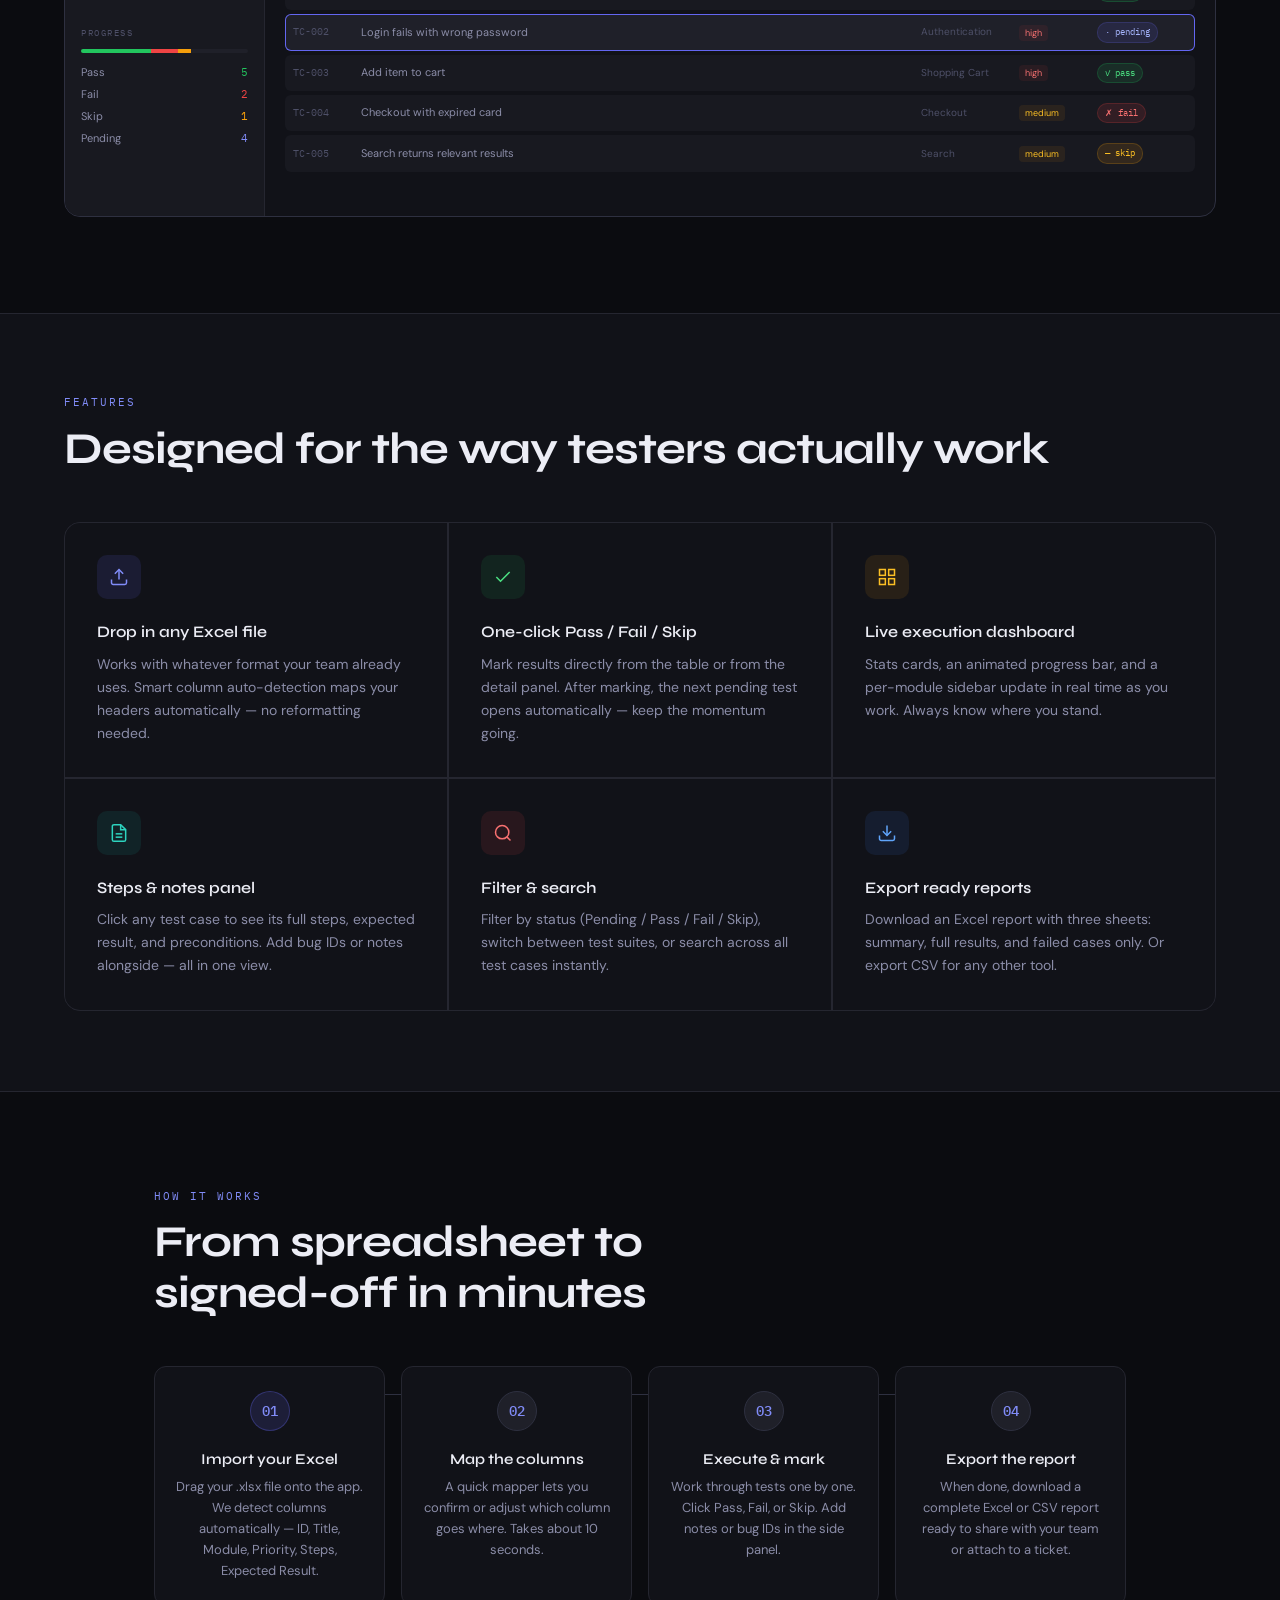
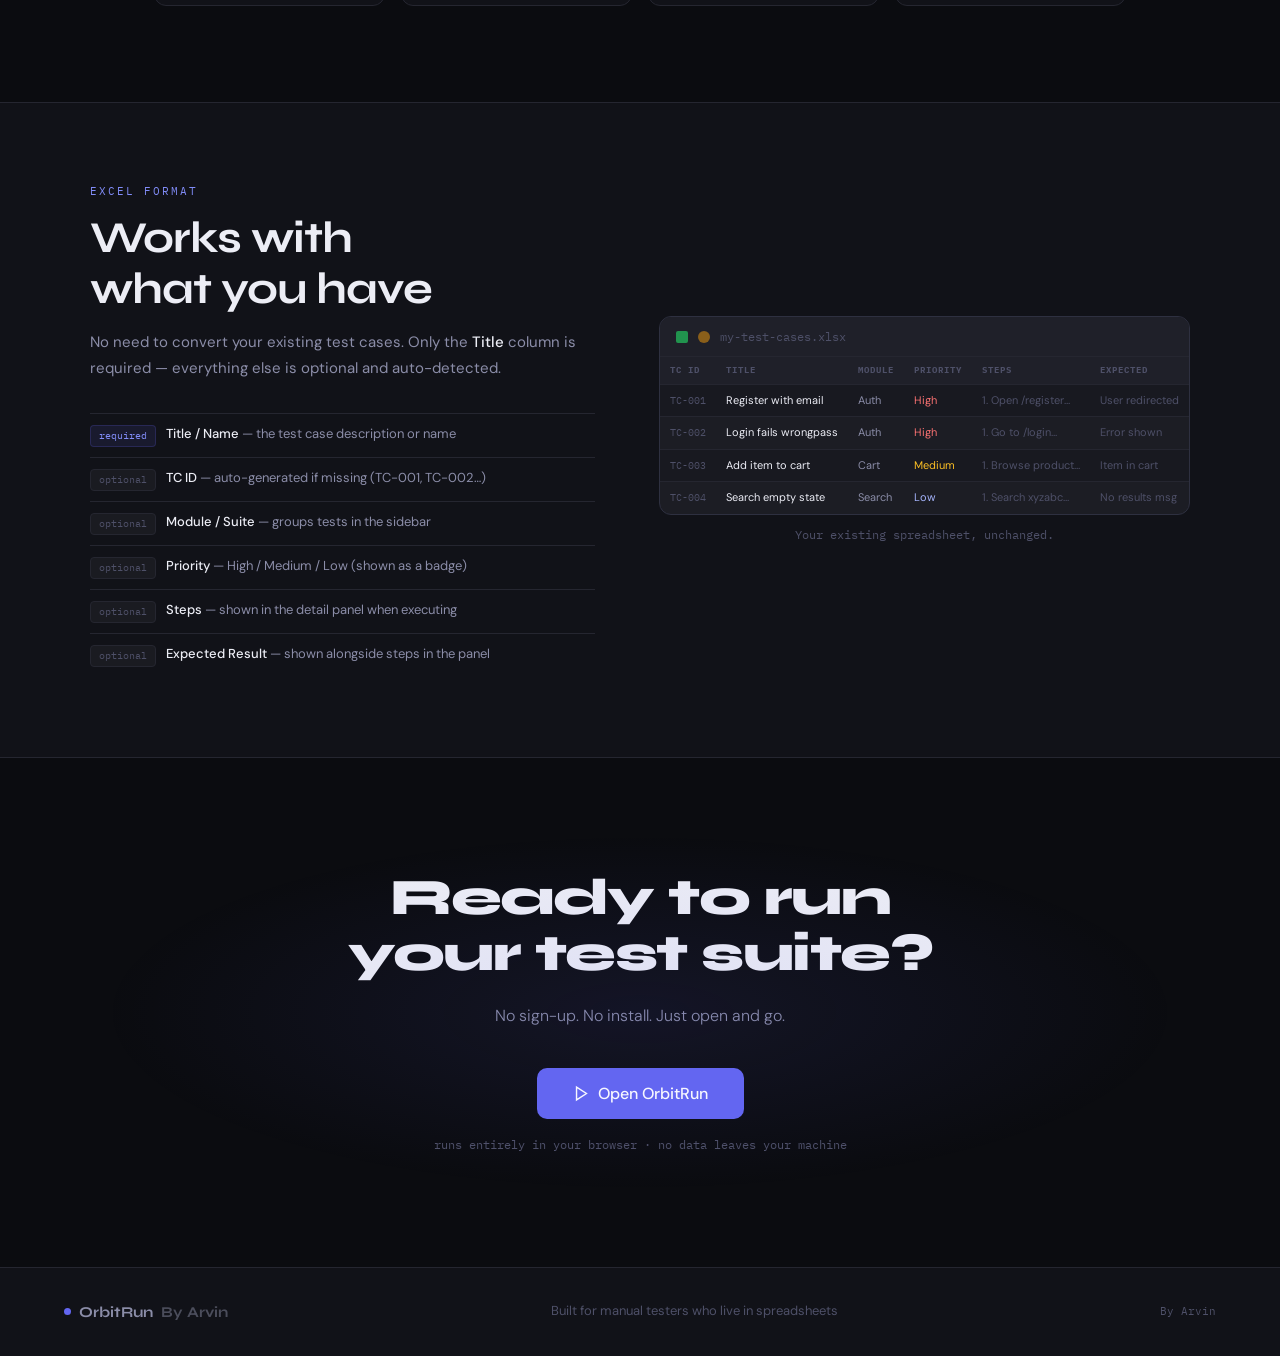
<file: index1.html>
<!DOCTYPE html>
<html lang="en">
<head>
<meta charset="UTF-8" />
<meta name="viewport" content="width=device-width, initial-scale=1.0" />
<title>OrbitRun — Test Execution for Manual Testers</title>
<link rel="preconnect" href="https://fonts.googleapis.com" />
<link href="https://fonts.googleapis.com/css2?family=IBM+Plex+Mono:wght@400;500&family=Syne:wght@400;500;600;700;800&family=DM+Sans:ital,opsz,wght@0,9..40,300;0,9..40,400;0,9..40,500;1,9..40,300&display=swap" rel="stylesheet" />
<style>
*, *::before, *::after { box-sizing: border-box; margin: 0; padding: 0; }

:root {
  --bg: #0b0c10;
  --bg2: #111218;
  --bg3: #181920;
  --bg4: #1f2029;
  --border: #252630;
  --border2: #2e3040;
  --text: #ecedf5;
  --text2: #8b8da8;
  --text3: #4e5068;
  --accent: #6366f1;
  --accent2: #818cf8;
  --accent3: #a5b4fc;
  --pass: #22c55e;
  --fail: #ef4444;
  --skip: #f59e0b;
  --font-head: 'Syne', sans-serif;
  --font-body: 'DM Sans', sans-serif;
  --font-mono: 'IBM Plex Mono', monospace;
}

html { scroll-behavior: smooth; }

body {
  font-family: var(--font-body);
  background: var(--bg);
  color: var(--text);
  line-height: 1.6;
  overflow-x: hidden;
}

a { text-decoration: none; color: inherit; }

/* NAV */
nav {
  display: flex;
  align-items: center;
  justify-content: space-between;
  padding: 0 5vw;
  height: 60px;
  background: rgba(11,12,16,0.9);
  backdrop-filter: blur(12px);
  position: sticky;
  top: 0;
  z-index: 100;
  border-bottom: 1px solid var(--border);
}
.nav-logo {
  font-family: var(--font-head);
  font-size: 18px;
  font-weight: 700;
  display: flex;
  align-items: center;
  gap: 10px;
}
.logo-pip {
  width: 9px; height: 9px;
  border-radius: 50%;
  background: var(--accent);
  box-shadow: 0 0 14px var(--accent);
  animation: blink 2.5s ease-in-out infinite;
}
@keyframes blink { 0%,100%{opacity:1;} 50%{opacity:0.4;} }
.nav-links { display: flex; align-items: center; gap: 2rem; }
.nav-links a { font-size: 14px; color: var(--text2); transition: color 0.15s; }
.nav-links a:hover { color: var(--text); }
.nav-cta {
  font-family: var(--font-body);
  font-size: 14px;
  font-weight: 500;
  padding: 8px 20px;
  border-radius: 8px;
  background: var(--accent);
  color: #fff;
  border: none;
  cursor: pointer;
  transition: background 0.15s, transform 0.1s;
}
.nav-cta:hover { background: #4f52e0; }
.nav-cta:active { transform: scale(0.97); }

/* HERO */
.hero {
  min-height: 90vh;
  display: flex;
  flex-direction: column;
  align-items: center;
  justify-content: center;
  text-align: center;
  padding: 6rem 2rem 4rem;
  position: relative;
}

.hero-grid-bg {
  position: absolute;
  inset: 0;
  background-image:
    linear-gradient(var(--border) 1px, transparent 1px),
    linear-gradient(90deg, var(--border) 1px, transparent 1px);
  background-size: 48px 48px;
  opacity: 0.35;
  mask-image: radial-gradient(ellipse 80% 60% at 50% 0%, black 0%, transparent 80%);
  pointer-events: none;
}
.hero-glow {
  position: absolute;
  top: 0; left: 50%;
  transform: translateX(-50%);
  width: 600px; height: 300px;
  background: radial-gradient(ellipse at center, rgba(99,102,241,0.18) 0%, transparent 70%);
  pointer-events: none;
}

.hero-badge {
  display: inline-flex;
  align-items: center;
  gap: 8px;
  font-size: 12px;
  font-family: var(--font-mono);
  color: var(--accent2);
  background: rgba(99,102,241,0.1);
  border: 1px solid rgba(99,102,241,0.25);
  border-radius: 20px;
  padding: 5px 14px;
  margin-bottom: 2rem;
  letter-spacing: 0.5px;
}
.hero-badge span {
  width: 6px; height: 6px;
  border-radius: 50%;
  background: var(--accent2);
  animation: blink 1.5s ease-in-out infinite;
}

.hero-title {
  font-family: var(--font-head);
  font-size: clamp(42px, 6vw, 76px);
  font-weight: 800;
  line-height: 1.05;
  letter-spacing: -2px;
  color: var(--text);
  max-width: 900px;
  margin-bottom: 1.5rem;
}
.hero-title .hl {
  color: var(--accent2);
  position: relative;
}

.hero-sub {
  font-size: clamp(15px, 2vw, 19px);
  color: var(--text2);
  max-width: 580px;
  line-height: 1.7;
  margin-bottom: 2.5rem;
  font-weight: 300;
}

.hero-actions {
  display: flex;
  align-items: center;
  gap: 14px;
  flex-wrap: wrap;
  justify-content: center;
}
.btn-hero {
  font-family: var(--font-body);
  font-size: 15px;
  font-weight: 500;
  padding: 13px 28px;
  border-radius: 10px;
  cursor: pointer;
  transition: all 0.15s;
  display: inline-flex;
  align-items: center;
  gap: 8px;
  border: none;
}
.btn-hero svg { width: 17px; height: 17px; }
.btn-primary-hero {
  background: var(--accent);
  color: #fff;
}
.btn-primary-hero:hover { background: #4f52e0; transform: translateY(-1px); }
.btn-ghost-hero {
  background: transparent;
  color: var(--text2);
  border: 1px solid var(--border2);
}
.btn-ghost-hero:hover { background: var(--bg3); color: var(--text); }

/* STATS STRIP */
.stats-strip {
  display: flex;
  justify-content: center;
  gap: 0;
  border-top: 1px solid var(--border);
  border-bottom: 1px solid var(--border);
  background: var(--bg2);
}
.stat-strip-item {
  flex: 1;
  max-width: 220px;
  padding: 1.75rem 2rem;
  text-align: center;
  border-right: 1px solid var(--border);
}
.stat-strip-item:last-child { border-right: none; }
.stat-strip-num {
  font-family: var(--font-head);
  font-size: 32px;
  font-weight: 700;
  color: var(--text);
  line-height: 1;
  margin-bottom: 4px;
}
.stat-strip-label { font-size: 13px; color: var(--text3); }

/* DASHBOARD PREVIEW */
.preview-section {
  padding: 6rem 5vw;
  max-width: 1300px;
  margin: 0 auto;
}
.section-tag {
  font-size: 11px;
  font-family: var(--font-mono);
  letter-spacing: 2px;
  text-transform: uppercase;
  color: var(--accent2);
  margin-bottom: 12px;
}
.section-title {
  font-family: var(--font-head);
  font-size: clamp(28px, 3.5vw, 44px);
  font-weight: 700;
  letter-spacing: -1px;
  color: var(--text);
  line-height: 1.15;
  margin-bottom: 1rem;
}
.section-sub {
  font-size: 16px;
  color: var(--text2);
  max-width: 520px;
  line-height: 1.7;
  margin-bottom: 3rem;
}

/* Mock dashboard */
.mock-shell {
  background: var(--bg2);
  border: 1px solid var(--border2);
  border-radius: 16px;
  overflow: hidden;
}
.mock-topbar {
  height: 44px;
  background: var(--bg3);
  border-bottom: 1px solid var(--border);
  display: flex;
  align-items: center;
  padding: 0 1.25rem;
  gap: 12px;
}
.mock-dots { display: flex; gap: 6px; }
.mock-dot { width: 10px; height: 10px; border-radius: 50%; }
.mock-logo-text {
  font-family: var(--font-head);
  font-size: 13px;
  font-weight: 700;
  color: var(--text2);
  margin-left: 6px;
}
.mock-body { display: flex; height: 420px; }
.mock-sidebar {
  width: 200px;
  background: var(--bg3);
  border-right: 1px solid var(--border);
  padding: 1rem;
}
.mock-sidebar-item {
  font-size: 12px;
  color: var(--text3);
  padding: 6px 8px;
  border-radius: 6px;
  margin-bottom: 3px;
}
.mock-sidebar-item.active { background: rgba(99,102,241,0.12); color: var(--accent2); }
.mock-main { flex: 1; padding: 1.25rem; overflow: hidden; }
.mock-stats { display: grid; grid-template-columns: repeat(5,1fr); gap: 8px; margin-bottom: 1rem; }
.mock-stat {
  background: var(--bg3);
  border: 1px solid var(--border);
  border-radius: 8px;
  padding: 10px 10px;
}
.mock-stat-label { font-size: 9px; font-family: var(--font-mono); color: var(--text3); margin-bottom: 4px; letter-spacing: 0.5px; }
.mock-stat-val { font-family: var(--font-head); font-size: 20px; font-weight: 700; }
.mock-prog-bar { height: 6px; background: var(--bg4); border-radius: 3px; overflow: hidden; display: flex; margin-bottom: 1rem; }
.mock-prog-fill { height: 100%; }
.mock-table-head { display: grid; grid-template-columns: 60px 1fr 90px 70px 90px; gap: 8px; padding: 4px 8px; margin-bottom: 4px; }
.mock-th { font-size: 9px; font-family: var(--font-mono); color: var(--text3); text-transform: uppercase; letter-spacing: 0.5px; }
.mock-row {
  display: grid;
  grid-template-columns: 60px 1fr 90px 70px 90px;
  gap: 8px;
  padding: 8px 8px;
  background: var(--bg3);
  border-radius: 6px;
  margin-bottom: 4px;
  align-items: center;
}
.mock-cell { font-size: 11px; color: var(--text2); overflow: hidden; text-overflow: ellipsis; white-space: nowrap; }
.mock-cell.id { font-family: var(--font-mono); color: var(--text3); font-size: 10px; }
.mock-badge {
  display: inline-block;
  font-size: 9px;
  font-family: var(--font-mono);
  padding: 2px 7px;
  border-radius: 10px;
}
.b-pass { background: rgba(34,197,94,0.12); color: #4ade80; border: 1px solid rgba(34,197,94,0.2); }
.b-fail { background: rgba(239,68,68,0.12); color: #f87171; border: 1px solid rgba(239,68,68,0.2); }
.b-pend { background: rgba(99,102,241,0.12); color: #a5b4fc; border: 1px solid rgba(99,102,241,0.2); }
.b-skip { background: rgba(245,158,11,0.12); color: #fbbf24; border: 1px solid rgba(245,158,11,0.2); }
.b-high { background: rgba(239,68,68,0.08); color: #f87171; font-size: 9px; padding: 2px 6px; border-radius: 4px; }
.b-med  { background: rgba(245,158,11,0.08); color: #fbbf24; font-size: 9px; padding: 2px 6px; border-radius: 4px; }
.b-low  { background: rgba(99,102,241,0.08); color: #a5b4fc; font-size: 9px; padding: 2px 6px; border-radius: 4px; }

/* FEATURES */
.features-section {
  padding: 5rem 5vw;
  background: var(--bg2);
  border-top: 1px solid var(--border);
  border-bottom: 1px solid var(--border);
}
.features-inner { max-width: 1200px; margin: 0 auto; }
.features-grid {
  display: grid;
  grid-template-columns: repeat(auto-fit, minmax(300px, 1fr));
  gap: 1.5px;
  background: var(--border);
  border: 1px solid var(--border);
  border-radius: 16px;
  overflow: hidden;
  margin-top: 3rem;
}
.feature-card {
  background: var(--bg2);
  padding: 2rem;
  transition: background 0.15s;
}
.feature-card:hover { background: var(--bg3); }
.feature-icon {
  width: 44px; height: 44px;
  border-radius: 10px;
  display: flex; align-items: center; justify-content: center;
  margin-bottom: 1.25rem;
  font-size: 20px;
}
.fi-purple { background: rgba(99,102,241,0.12); color: var(--accent2); }
.fi-green  { background: rgba(34,197,94,0.1); color: #4ade80; }
.fi-amber  { background: rgba(245,158,11,0.1); color: #fbbf24; }
.fi-red    { background: rgba(239,68,68,0.1); color: #f87171; }
.fi-teal   { background: rgba(20,184,166,0.1); color: #2dd4bf; }
.fi-blue   { background: rgba(59,130,246,0.1); color: #60a5fa; }
.feature-title {
  font-family: var(--font-head);
  font-size: 16px;
  font-weight: 600;
  color: var(--text);
  margin-bottom: 8px;
}
.feature-desc { font-size: 14px; color: var(--text2); line-height: 1.65; }

/* HOW IT WORKS */
.how-section {
  padding: 6rem 5vw;
  max-width: 1100px;
  margin: 0 auto;
}
.steps-row {
  display: grid;
  grid-template-columns: repeat(4, 1fr);
  gap: 1rem;
  margin-top: 3rem;
  position: relative;
}
.steps-row::after {
  content: '';
  position: absolute;
  top: 28px;
  left: 12%;
  right: 12%;
  height: 1px;
  background: var(--border2);
}
.step-card {
  background: var(--bg2);
  border: 1px solid var(--border);
  border-radius: 12px;
  padding: 1.5rem 1.25rem;
  text-align: center;
  transition: border-color 0.15s;
  position: relative;
  z-index: 1;
}
.step-card:hover { border-color: var(--border2); }
.step-num {
  width: 40px; height: 40px;
  border-radius: 50%;
  background: var(--bg4);
  border: 1px solid var(--border2);
  display: flex; align-items: center; justify-content: center;
  font-family: var(--font-mono);
  font-size: 14px;
  font-weight: 500;
  color: var(--accent2);
  margin: 0 auto 1rem;
}
.step-card:first-child .step-num { background: rgba(99,102,241,0.15); border-color: rgba(99,102,241,0.3); }
.step-title { font-family: var(--font-head); font-size: 15px; font-weight: 600; color: var(--text); margin-bottom: 6px; }
.step-desc { font-size: 13px; color: var(--text2); line-height: 1.6; }

/* EXCEL FORMAT */
.format-section {
  padding: 5rem 5vw;
  background: var(--bg2);
  border-top: 1px solid var(--border);
  border-bottom: 1px solid var(--border);
}
.format-inner { max-width: 1100px; margin: 0 auto; }
.format-grid { display: grid; grid-template-columns: 1fr 1fr; gap: 4rem; align-items: center; }
.format-content { }
.excel-mock {
  background: var(--bg3);
  border: 1px solid var(--border2);
  border-radius: 12px;
  overflow: hidden;
}
.excel-header {
  background: var(--bg4);
  padding: 10px 16px;
  display: flex;
  align-items: center;
  gap: 10px;
  border-bottom: 1px solid var(--border);
}
.excel-dot { width: 12px; height: 12px; border-radius: 2px; }
.excel-title-text { font-size: 12px; color: var(--text3); font-family: var(--font-mono); }
.excel-table { width: 100%; font-size: 11px; border-collapse: collapse; }
.excel-table th {
  background: var(--bg4);
  padding: 6px 10px;
  text-align: left;
  font-family: var(--font-mono);
  font-size: 9px;
  color: var(--text3);
  letter-spacing: 1px;
  text-transform: uppercase;
  border-bottom: 1px solid var(--border);
  white-space: nowrap;
}
.excel-table td {
  padding: 7px 10px;
  border-bottom: 1px solid var(--border);
  color: var(--text2);
  white-space: nowrap;
}
.excel-table tr:last-child td { border-bottom: none; }
.excel-table tr:nth-child(even) td { background: rgba(255,255,255,0.015); }
.col-hint {
  display: flex;
  align-items: flex-start;
  gap: 10px;
  padding: 10px 0;
  border-bottom: 1px solid var(--border);
}
.col-hint:last-child { border-bottom: none; }
.col-hint-badge {
  font-size: 10px;
  font-family: var(--font-mono);
  padding: 2px 8px;
  border-radius: 4px;
  background: rgba(99,102,241,0.1);
  color: var(--accent2);
  border: 1px solid rgba(99,102,241,0.2);
  white-space: nowrap;
  margin-top: 1px;
}
.col-hint-badge.optional {
  background: rgba(255,255,255,0.04);
  color: var(--text3);
  border-color: var(--border);
}
.col-hint-text { font-size: 13px; color: var(--text2); line-height: 1.5; }
.col-hint-text strong { color: var(--text); font-weight: 500; }

/* CTA SECTION */
.cta-section {
  padding: 7rem 2rem;
  text-align: center;
  position: relative;
  overflow: hidden;
}
.cta-glow {
  position: absolute;
  inset: 0;
  background: radial-gradient(ellipse 60% 50% at 50% 50%, rgba(99,102,241,0.1) 0%, transparent 70%);
  pointer-events: none;
}
.cta-title {
  font-family: var(--font-head);
  font-size: clamp(32px, 4vw, 52px);
  font-weight: 800;
  letter-spacing: -1.5px;
  color: var(--text);
  max-width: 600px;
  margin: 0 auto 1.25rem;
  line-height: 1.1;
}
.cta-sub {
  font-size: 16px;
  color: var(--text2);
  margin-bottom: 2.5rem;
  font-weight: 300;
}
.cta-note { font-size: 12px; color: var(--text3); margin-top: 1rem; font-family: var(--font-mono); }

/* FOOTER */
footer {
  border-top: 1px solid var(--border);
  padding: 2rem 5vw;
  display: flex;
  align-items: center;
  justify-content: space-between;
  font-size: 13px;
  color: var(--text3);
  background: var(--bg2);
}
footer .foot-logo {
  font-family: var(--font-head);
  font-size: 15px;
  font-weight: 700;
  color: var(--text2);
  display: flex; align-items: center; gap: 8px;
}
footer .foot-pip { width: 7px; height: 7px; border-radius: 50%; background: var(--accent); }

/* ANIMATIONS */
@keyframes fadeUp {
  from { opacity: 0; transform: translateY(24px); }
  to   { opacity: 1; transform: translateY(0); }
}
.animate-up { animation: fadeUp 0.6s ease forwards; }
.delay-1 { animation-delay: 0.1s; opacity: 0; }
.delay-2 { animation-delay: 0.2s; opacity: 0; }
.delay-3 { animation-delay: 0.35s; opacity: 0; }
.delay-4 { animation-delay: 0.5s; opacity: 0; }

@media (max-width: 768px) {
  .steps-row { grid-template-columns: 1fr 1fr; }
  .steps-row::after { display: none; }
  .format-grid { grid-template-columns: 1fr; }
  .mock-sidebar { display: none; }
  .mock-stats { grid-template-columns: repeat(3,1fr); }
  nav .nav-links { display: none; }
  .stat-strip-item { padding: 1.25rem; }
}
</style>
</head>
<body>

<!-- NAV -->
<nav>
  <div class="nav-logo">
    <div class="logo-pip"></div>
    OrbitRun
  </div> 
  <div class="nav-links">
    <a href="#features">Features</a>
    <a href="#how">How it works</a>
    <a href="#format">Excel format</a>
  </div>
  <a href="index.html"><button class="nav-cta">Open App →</button></a>
</nav>

<!-- HERO -->
<section class="hero">
  <div class="hero-grid-bg"></div>
  <div class="hero-glow"></div>

  <div class="hero-badge animate-up">
    <span></span>
    Built for manual testers
  </div>
  <h1 class="hero-title animate-up delay-1">
    Execute test cases.<br/>
    Not <span class="hl">spreadsheet</span> gymnastics.
  </h1>

  <p class="hero-sub animate-up delay-2">
    Upload your existing Excel test cases, execute them one by one, mark Pass / Fail / Skip — and export a clean report. No setup, no login, no learning curve.
  </p>

  <div class="hero-actions animate-up delay-3">
    <a href="index.html">
      <button class="btn-hero btn-primary-hero">
        <svg viewBox="0 0 24 24" fill="none" stroke="currentColor" stroke-width="2"><polygon points="5,3 19,12 5,21 5,3"/></svg>
        Start executing
      </button>
    </a>
    <a href="#how">
      <button class="btn-hero btn-ghost-hero">
        See how it works
      </button>
    </a>
  </div>
</section>

<!-- STATS STRIP -->
<div class="stats-strip">
  <div class="stat-strip-item">
    <div class="stat-strip-num" style="color:var(--accent2)">0</div>
    <div class="stat-strip-label">setup required</div>
  </div>
  <div class="stat-strip-item">
    <div class="stat-strip-num" style="color:var(--pass)">1</div>
    <div class="stat-strip-label">click to mark result</div>
  </div>
  <div class="stat-strip-item">
    <div class="stat-strip-num" style="color:var(--skip)">3</div>
    <div class="stat-strip-label">export formats</div>
  </div>
  <div class="stat-strip-item">
    <div class="stat-strip-num">100%</div>
    <div class="stat-strip-label">runs in your browser</div>
  </div>
</div>

<!-- DASHBOARD PREVIEW -->
<section class="preview-section" id="features">
  <div class="section-tag">The interface</div>
  <h2 class="section-title">Everything you need,<br/>nothing you don't.</h2>
  <p class="section-sub">A live dashboard that updates as you test. See your progress in real time — no refresh, no formulas.</p>

  <div class="mock-shell">
    <div class="mock-topbar">
      <div class="mock-dots">
        <div class="mock-dot" style="background:#3d3d3d"></div>
        <div class="mock-dot" style="background:#3d3d3d"></div>
        <div class="mock-dot" style="background:#3d3d3d"></div>
      </div>
      <div style="width:8px;height:8px;border-radius:50%;background:var(--accent);box-shadow:0 0 8px var(--accent);margin-left:4px;"></div>
      <div class="mock-logo-text">OrbitRun <font style="color: #353742;">By Arvin</font></div>
      <div style="flex:1"></div>
      <div style="font-size:11px;color:var(--text3);font-family:var(--font-mono);background:var(--bg4);padding:3px 10px;border-radius:5px;border:1px solid var(--border);">Import Excel</div>
      <div style="font-size:11px;color:#fff;font-family:var(--font-mono);background:var(--accent);padding:3px 10px;border-radius:5px;margin-left:6px;">Export Results</div>
    </div>
    <div class="mock-body">
      <div class="mock-sidebar">
        <div style="font-size:9px;font-family:var(--font-mono);color:var(--text3);letter-spacing:1.5px;text-transform:uppercase;margin-bottom:8px;">Test Suites</div>
        <div class="mock-sidebar-item active">All Tests <span style="float:right;color:var(--accent2)">12</span></div>
        <div class="mock-sidebar-item">Authentication <span style="float:right">3</span></div>
        <div class="mock-sidebar-item">Shopping Cart <span style="float:right">3</span></div>
        <div class="mock-sidebar-item">Checkout <span style="float:right">3</span></div>
        <div class="mock-sidebar-item">Search <span style="float:right">2</span></div>
        <div style="margin-top:1.5rem;">
          <div style="font-size:9px;font-family:var(--font-mono);color:var(--text3);letter-spacing:1.5px;text-transform:uppercase;margin-bottom:8px;">Progress</div>
          <div style="height:4px;background:var(--bg4);border-radius:2px;overflow:hidden;display:flex;margin-bottom:8px;">
            <div style="width:42%;height:100%;background:var(--pass);"></div>
            <div style="width:16%;height:100%;background:var(--fail);"></div>
            <div style="width:8%;height:100%;background:var(--skip);"></div>
          </div>
          <div style="font-size:11px;color:var(--text2);line-height:2;">
            <div style="display:flex;justify-content:space-between"><span>Pass</span><span style="color:var(--pass);font-family:var(--font-mono)">5</span></div>
            <div style="display:flex;justify-content:space-between"><span>Fail</span><span style="color:var(--fail);font-family:var(--font-mono)">2</span></div>
            <div style="display:flex;justify-content:space-between"><span>Skip</span><span style="color:var(--skip);font-family:var(--font-mono)">1</span></div>
            <div style="display:flex;justify-content:space-between"><span>Pending</span><span style="color:var(--accent2);font-family:var(--font-mono)">4</span></div>
          </div>
        </div>
      </div>
      <div class="mock-main">
        <div class="mock-stats">
          <div class="mock-stat">
            <div class="mock-stat-label">TOTAL</div>
            <div class="mock-stat-val" style="color:var(--text)">12</div>
          </div>
          <div class="mock-stat">
            <div class="mock-stat-label">PASSED</div>
            <div class="mock-stat-val" style="color:var(--pass)">5</div>
          </div>
          <div class="mock-stat">
            <div class="mock-stat-label">FAILED</div>
            <div class="mock-stat-val" style="color:var(--fail)">2</div>
          </div>
          <div class="mock-stat">
            <div class="mock-stat-label">SKIPPED</div>
            <div class="mock-stat-val" style="color:var(--skip)">1</div>
          </div>
          <div class="mock-stat">
            <div class="mock-stat-label">PENDING</div>
            <div class="mock-stat-val" style="color:var(--accent2)">4</div>
          </div>
        </div>
        <div style="margin-bottom:6px;">
          <div style="display:flex;justify-content:space-between;font-size:10px;color:var(--text3);margin-bottom:5px;">
            <span>Execution progress</span><span style="font-family:var(--font-mono)">8 / 12 executed</span>
          </div>
          <div class="mock-prog-bar">
            <div class="mock-prog-fill" style="width:42%;background:var(--pass)"></div>
            <div class="mock-prog-fill" style="width:16%;background:var(--fail)"></div>
            <div class="mock-prog-fill" style="width:8%;background:var(--skip)"></div>
          </div>
        </div>
        <div class="mock-table-head">
          <div class="mock-th">ID</div>
          <div class="mock-th">Test Case</div>
          <div class="mock-th">Module</div>
          <div class="mock-th">Priority</div>
          <div class="mock-th">Status</div>
        </div>
        <div class="mock-row">
          <div class="mock-cell id">TC-001</div>
          <div class="mock-cell">Register with valid email</div>
          <div class="mock-cell" style="font-size:10px;color:var(--text3);">Authentication</div>
          <div class="mock-cell"><span class="b-high">high</span></div>
          <div class="mock-cell"><span class="mock-badge b-pass">✓ pass</span></div>
        </div>
        <div class="mock-row" style="box-shadow:inset 0 0 0 1px var(--accent);background:var(--bg4)">
          <div class="mock-cell id">TC-002</div>
          <div class="mock-cell">Login fails with wrong password</div>
          <div class="mock-cell" style="font-size:10px;color:var(--text3);">Authentication</div>
          <div class="mock-cell"><span class="b-high">high</span></div>
          <div class="mock-cell"><span class="mock-badge b-pend">· pending</span></div>
        </div>
        <div class="mock-row">
          <div class="mock-cell id">TC-003</div>
          <div class="mock-cell">Add item to cart</div>
          <div class="mock-cell" style="font-size:10px;color:var(--text3);">Shopping Cart</div>
          <div class="mock-cell"><span class="b-high">high</span></div>
          <div class="mock-cell"><span class="mock-badge b-pass">✓ pass</span></div>
        </div>
        <div class="mock-row">
          <div class="mock-cell id">TC-004</div>
          <div class="mock-cell">Checkout with expired card</div>
          <div class="mock-cell" style="font-size:10px;color:var(--text3);">Checkout</div>
          <div class="mock-cell"><span class="b-med">medium</span></div>
          <div class="mock-cell"><span class="mock-badge b-fail">✗ fail</span></div>
        </div>
        <div class="mock-row">
          <div class="mock-cell id">TC-005</div>
          <div class="mock-cell">Search returns relevant results</div>
          <div class="mock-cell" style="font-size:10px;color:var(--text3);">Search</div>
          <div class="mock-cell"><span class="b-med">medium</span></div>
          <div class="mock-cell"><span class="mock-badge b-skip">— skip</span></div>
        </div>
      </div>
    </div>
  </div>
</section>

<!-- FEATURES GRID -->
<section class="features-section">
  <div class="features-inner">
    <div class="section-tag">Features</div>
    <h2 class="section-title">Designed for the way testers actually work</h2>
    <div class="features-grid">
      <div class="feature-card">
        <div class="feature-icon fi-purple">
          <svg width="20" height="20" viewBox="0 0 24 24" fill="none" stroke="currentColor" stroke-width="1.8"><path d="M21 15v4a2 2 0 01-2 2H5a2 2 0 01-2-2v-4"/><polyline points="17,8 12,3 7,8"/><line x1="12" y1="3" x2="12" y2="15"/></svg>
        </div>
        <div class="feature-title">Drop in any Excel file</div>
        <div class="feature-desc">Works with whatever format your team already uses. Smart column auto-detection maps your headers automatically — no reformatting needed.</div>
      </div>
      <div class="feature-card">
        <div class="feature-icon fi-green">
          <svg width="20" height="20" viewBox="0 0 24 24" fill="none" stroke="currentColor" stroke-width="1.8"><polyline points="20,6 9,17 4,12"/></svg>
        </div>
        <div class="feature-title">One-click Pass / Fail / Skip</div>
        <div class="feature-desc">Mark results directly from the table or from the detail panel. After marking, the next pending test opens automatically — keep the momentum going.</div>
      </div>
      <div class="feature-card">
        <div class="feature-icon fi-amber">
          <svg width="20" height="20" viewBox="0 0 24 24" fill="none" stroke="currentColor" stroke-width="1.8"><rect x="3" y="3" width="7" height="7"/><rect x="14" y="3" width="7" height="7"/><rect x="14" y="14" width="7" height="7"/><rect x="3" y="14" width="7" height="7"/></svg>
        </div>
        <div class="feature-title">Live execution dashboard</div>
        <div class="feature-desc">Stats cards, an animated progress bar, and a per-module sidebar update in real time as you work. Always know where you stand.</div>
      </div>
      <div class="feature-card">
        <div class="feature-icon fi-teal">
          <svg width="20" height="20" viewBox="0 0 24 24" fill="none" stroke="currentColor" stroke-width="1.8"><path d="M14 2H6a2 2 0 00-2 2v16a2 2 0 002 2h12a2 2 0 002-2V8z"/><polyline points="14,2 14,8 20,8"/><line x1="16" y1="13" x2="8" y2="13"/><line x1="16" y1="17" x2="8" y2="17"/></svg>
        </div>
        <div class="feature-title">Steps &amp; notes panel</div>
        <div class="feature-desc">Click any test case to see its full steps, expected result, and preconditions. Add bug IDs or notes alongside — all in one view.</div>
      </div>
      <div class="feature-card">
        <div class="feature-icon fi-red">
          <svg width="20" height="20" viewBox="0 0 24 24" fill="none" stroke="currentColor" stroke-width="1.8"><circle cx="11" cy="11" r="8"/><line x1="21" y1="21" x2="16.65" y2="16.65"/></svg>
        </div>
        <div class="feature-title">Filter &amp; search</div>
        <div class="feature-desc">Filter by status (Pending / Pass / Fail / Skip), switch between test suites, or search across all test cases instantly.</div>
      </div>
      <div class="feature-card">
        <div class="feature-icon fi-blue">
          <svg width="20" height="20" viewBox="0 0 24 24" fill="none" stroke="currentColor" stroke-width="1.8"><path d="M21 15v4a2 2 0 01-2 2H5a2 2 0 01-2-2v-4"/><polyline points="7,10 12,15 17,10"/><line x1="12" y1="15" x2="12" y2="3"/></svg>
        </div>
        <div class="feature-title">Export ready reports</div>
        <div class="feature-desc">Download an Excel report with three sheets: summary, full results, and failed cases only. Or export CSV for any other tool.</div>
      </div>
    </div>
  </div>
</section>

<!-- HOW IT WORKS -->
<section class="how-section" id="how">
  <div class="section-tag">How it works</div>
  <h2 class="section-title">From spreadsheet to<br/>signed-off in minutes</h2>
  <div class="steps-row">
    <div class="step-card">
      <div class="step-num">01</div>
      <div class="step-title">Import your Excel</div>
      <div class="step-desc">Drag your .xlsx file onto the app. We detect columns automatically — ID, Title, Module, Priority, Steps, Expected Result.</div>
    </div>
    <div class="step-card">
      <div class="step-num">02</div>
      <div class="step-title">Map the columns</div>
      <div class="step-desc">A quick mapper lets you confirm or adjust which column goes where. Takes about 10 seconds.</div>
    </div>
    <div class="step-card">
      <div class="step-num">03</div>
      <div class="step-title">Execute &amp; mark</div>
      <div class="step-desc">Work through tests one by one. Click Pass, Fail, or Skip. Add notes or bug IDs in the side panel.</div>
    </div>
    <div class="step-card">
      <div class="step-num">04</div>
      <div class="step-title">Export the report</div>
      <div class="step-desc">When done, download a complete Excel or CSV report ready to share with your team or attach to a ticket.</div>
    </div>
  </div>
</section>

<!-- EXCEL FORMAT -->
<section class="format-section" id="format">
  <div class="format-inner">
    <div class="format-grid">
      <div class="format-content">
        <div class="section-tag">Excel format</div>
        <h2 class="section-title">Works with<br/>what you have</h2>
        <p style="font-size:15px;color:var(--text2);line-height:1.7;margin-bottom:2rem;">No need to convert your existing test cases. Only the <strong style="color:var(--text);font-weight:500;">Title</strong> column is required — everything else is optional and auto-detected.</p>

        <div style="border-top:1px solid var(--border);">
          <div class="col-hint">
            <span class="col-hint-badge">required</span>
            <div class="col-hint-text"><strong>Title / Name</strong> — the test case description or name</div>
          </div>
          <div class="col-hint">
            <span class="col-hint-badge optional">optional</span>
            <div class="col-hint-text"><strong>TC ID</strong> — auto-generated if missing (TC-001, TC-002…)</div>
          </div>
          <div class="col-hint">
            <span class="col-hint-badge optional">optional</span>
            <div class="col-hint-text"><strong>Module / Suite</strong> — groups tests in the sidebar</div>
          </div>
          <div class="col-hint">
            <span class="col-hint-badge optional">optional</span>
            <div class="col-hint-text"><strong>Priority</strong> — High / Medium / Low (shown as a badge)</div>
          </div>
          <div class="col-hint">
            <span class="col-hint-badge optional">optional</span>
            <div class="col-hint-text"><strong>Steps</strong> — shown in the detail panel when executing</div>
          </div>
          <div class="col-hint">
            <span class="col-hint-badge optional">optional</span>
            <div class="col-hint-text"><strong>Expected Result</strong> — shown alongside steps in the panel</div>
          </div>
        </div>
      </div>

      <div>
        <div class="excel-mock">
          <div class="excel-header">
            <div class="excel-dot" style="background:#22c55e;opacity:0.7"></div>
            <div class="excel-dot" style="background:#f59e0b;opacity:0.5;border-radius:50%"></div>
            <span class="excel-title-text">my-test-cases.xlsx</span>
          </div>
          <div style="overflow-x:auto;">
            <table class="excel-table">
              <thead>
                <tr>
                  <th>TC ID</th>
                  <th>Title</th>
                  <th>Module</th>
                  <th>Priority</th>
                  <th>Steps</th>
                  <th>Expected</th>
                </tr>
              </thead>
              <tbody>
                <tr>
                  <td style="color:var(--text3);font-family:var(--font-mono);font-size:10px;">TC-001</td>
                  <td style="color:var(--text);">Register with email</td>
                  <td>Auth</td>
                  <td style="color:#f87171;">High</td>
                  <td style="color:var(--text3);max-width:80px;overflow:hidden;text-overflow:ellipsis;">1. Open /register…</td>
                  <td style="color:var(--text3);">User redirected</td>
                </tr>
                <tr>
                  <td style="color:var(--text3);font-family:var(--font-mono);font-size:10px;">TC-002</td>
                  <td style="color:var(--text);">Login fails wrongpass</td>
                  <td>Auth</td>
                  <td style="color:#f87171;">High</td>
                  <td style="color:var(--text3);">1. Go to /login…</td>
                  <td style="color:var(--text3);">Error shown</td>
                </tr>
                <tr>
                  <td style="color:var(--text3);font-family:var(--font-mono);font-size:10px;">TC-003</td>
                  <td style="color:var(--text);">Add item to cart</td>
                  <td>Cart</td>
                  <td style="color:#fbbf24;">Medium</td>
                  <td style="color:var(--text3);">1. Browse product…</td>
                  <td style="color:var(--text3);">Item in cart</td>
                </tr>
                <tr>
                  <td style="color:var(--text3);font-family:var(--font-mono);font-size:10px;">TC-004</td>
                  <td style="color:var(--text);">Search empty state</td>
                  <td>Search</td>
                  <td style="color:#a5b4fc;">Low</td>
                  <td style="color:var(--text3);">1. Search xyzabc…</td>
                  <td style="color:var(--text3);">No results msg</td>
                </tr>
              </tbody>
            </table>
          </div>
        </div>
        <p style="font-size:12px;color:var(--text3);margin-top:10px;text-align:center;font-family:var(--font-mono);">Your existing spreadsheet, unchanged.</p>
      </div>
    </div>
  </div>
</section>

<!-- CTA -->
<section class="cta-section">
  <div class="cta-glow"></div>
  <h2 class="cta-title">Ready to run your test suite?</h2>
  <p class="cta-sub">No sign-up. No install. Just open and go.</p>
  <a href="index.html">
    <button class="btn-hero btn-primary-hero" style="font-size:16px;padding:15px 36px;">
      <svg viewBox="0 0 24 24" fill="none" stroke="currentColor" stroke-width="2"><polygon points="5,3 19,12 5,21 5,3"/></svg>
      Open OrbitRun
    </button>
  </a>
  <div class="cta-note">runs entirely in your browser · no data leaves your machine</div>
</section>

<!-- FOOTER -->
<footer>
  <div class="foot-logo">
    <div class="foot-pip"></div>
    OrbitRun <font style="color: #4b4d5b;">By Arvin</font>
  </div>
  <div>Built for manual testers who live in spreadsheets</div>
  <div style="font-family:var(--font-mono);font-size:11px;">By Arvin</div>
</footer>

</body>
</html>
</file>
